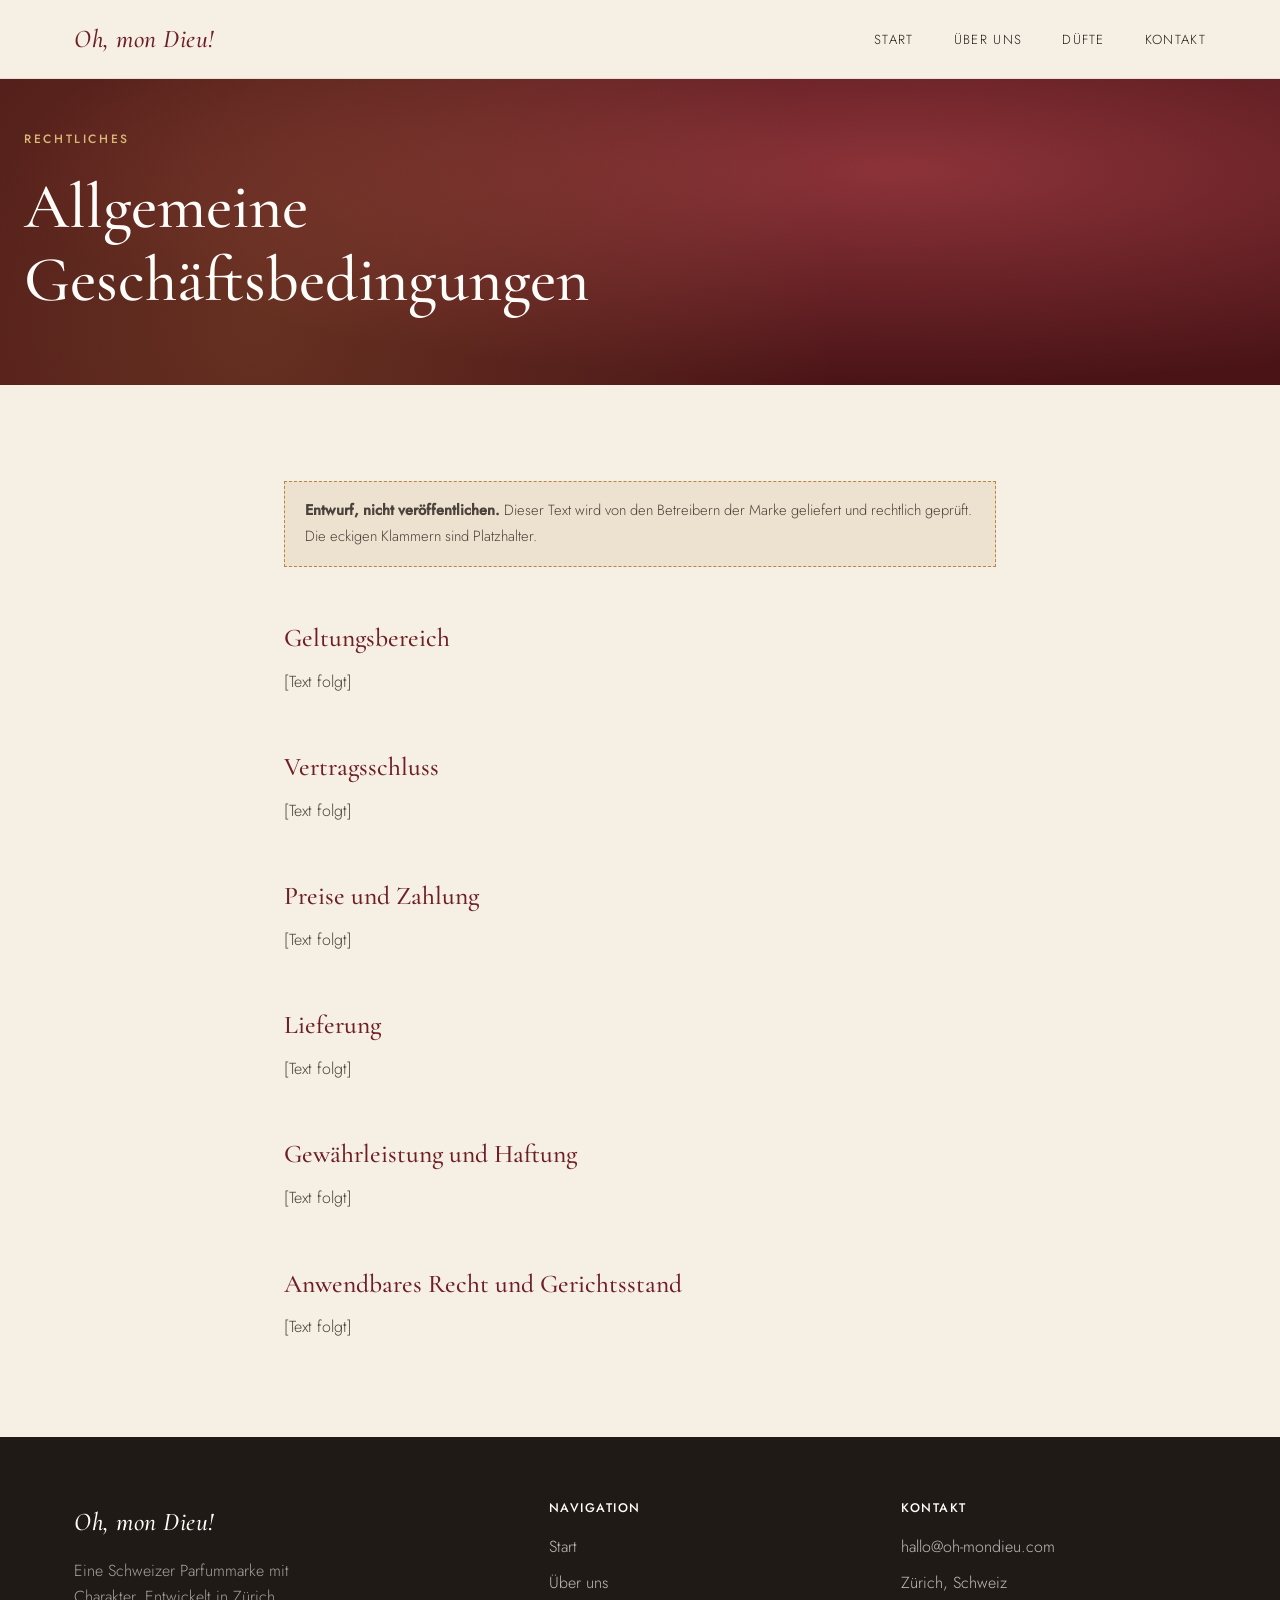
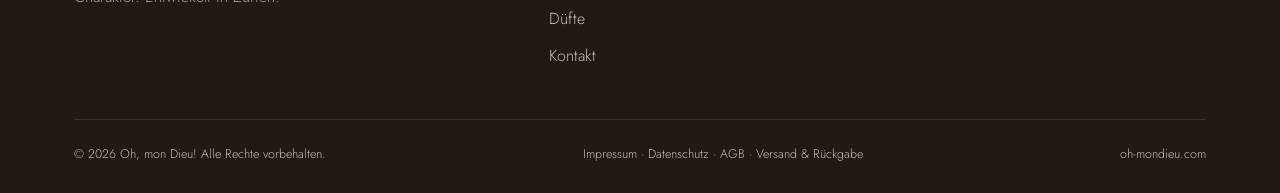
<file: agb.html>
<!DOCTYPE html>
<html lang="de">
<head>
<meta charset="UTF-8">
<meta name="viewport" content="width=device-width, initial-scale=1.0">
<title>AGB — Oh, mon Dieu!</title>
<meta name="description" content="Allgemeine Geschäftsbedingungen.">
<meta name="robots" content="noindex, nofollow">  <!-- VOR DEM LAUNCH ENTFERNEN -->
<link rel="icon" href="favicon.svg" type="image/svg+xml">
<link rel="stylesheet" href="css/fonts.css">
<link rel="stylesheet" href="css/style.css">
</head>
<body>

<header class="site-header">
  <nav class="nav">
    <a href="index.html" class="logo">Oh, mon Dieu!</a>
    <ul class="nav-links" id="nav-links">
      <li><a href="index.html">Start</a></li>
      <li><a href="ueber-uns.html">Über uns</a></li>
      <li><a href="produkte.html">Düfte</a></li>
      <li><a href="kontakt.html">Kontakt</a></li>
    </ul>
    <button class="nav-toggle" id="nav-toggle" aria-label="Menü öffnen" aria-expanded="false" aria-controls="nav-links">
      <span></span><span></span><span></span>
    </button>
  </nav>
</header>

<main>
  <section class="hero" style="min-height:34vh;">
    <div class="hero-content">
      <span class="eyebrow">Rechtliches</span>
      <h1>Allgemeine Geschäftsbedingungen</h1>
    </div>
  </section>

  <section class="section">
    <div class="container legal">
      <p class="legal-todo"><strong>Entwurf, nicht veröffentlichen.</strong> Dieser Text wird von den Betreibern der Marke geliefert und rechtlich geprüft. Die eckigen Klammern sind Platzhalter.</p>

      <h2>Geltungsbereich</h2>
      <p>[Text folgt]</p>

      <h2>Vertragsschluss</h2>
      <p>[Text folgt]</p>

      <h2>Preise und Zahlung</h2>
      <p>[Text folgt]</p>

      <h2>Lieferung</h2>
      <p>[Text folgt]</p>

      <h2>Gewährleistung und Haftung</h2>
      <p>[Text folgt]</p>

      <h2>Anwendbares Recht und Gerichtsstand</h2>
      <p>[Text folgt]</p>
    </div>
  </section>
</main>

<footer class="site-footer">
  <div class="container">
    <div class="footer-grid">
      <div>
        <span class="logo">Oh, mon Dieu!</span>
        <p>Eine Schweizer Parfummarke mit Charakter. Entwickelt in Zürich.</p>
      </div>
      <div>
        <h4>Navigation</h4>
        <ul>
          <li><a href="index.html">Start</a></li>
          <li><a href="ueber-uns.html">Über uns</a></li>
          <li><a href="produkte.html">Düfte</a></li>
          <li><a href="kontakt.html">Kontakt</a></li>
        </ul>
      </div>
      <div>
        <h4>Kontakt</h4>
        <ul>
          <li><a href="mailto:hallo@oh-mondieu.com">hallo@oh-mondieu.com</a></li>
          <li>Zürich, Schweiz</li>
        </ul>
      </div>
    </div>
    <div class="footer-bottom">
      <span>© 2026 Oh, mon Dieu! Alle Rechte vorbehalten.</span>
      <span class="legal-links"><a href="impressum.html">Impressum</a> · <a href="datenschutz.html">Datenschutz</a> · <a href="agb.html">AGB</a> · <a href="versand-rueckgabe.html">Versand &amp; Rückgabe</a></span>
      <span>oh-mondieu.com</span>
    </div>
  </div>
</footer>

<script src="js/main.js"></script>
</body>
</html>
</file>
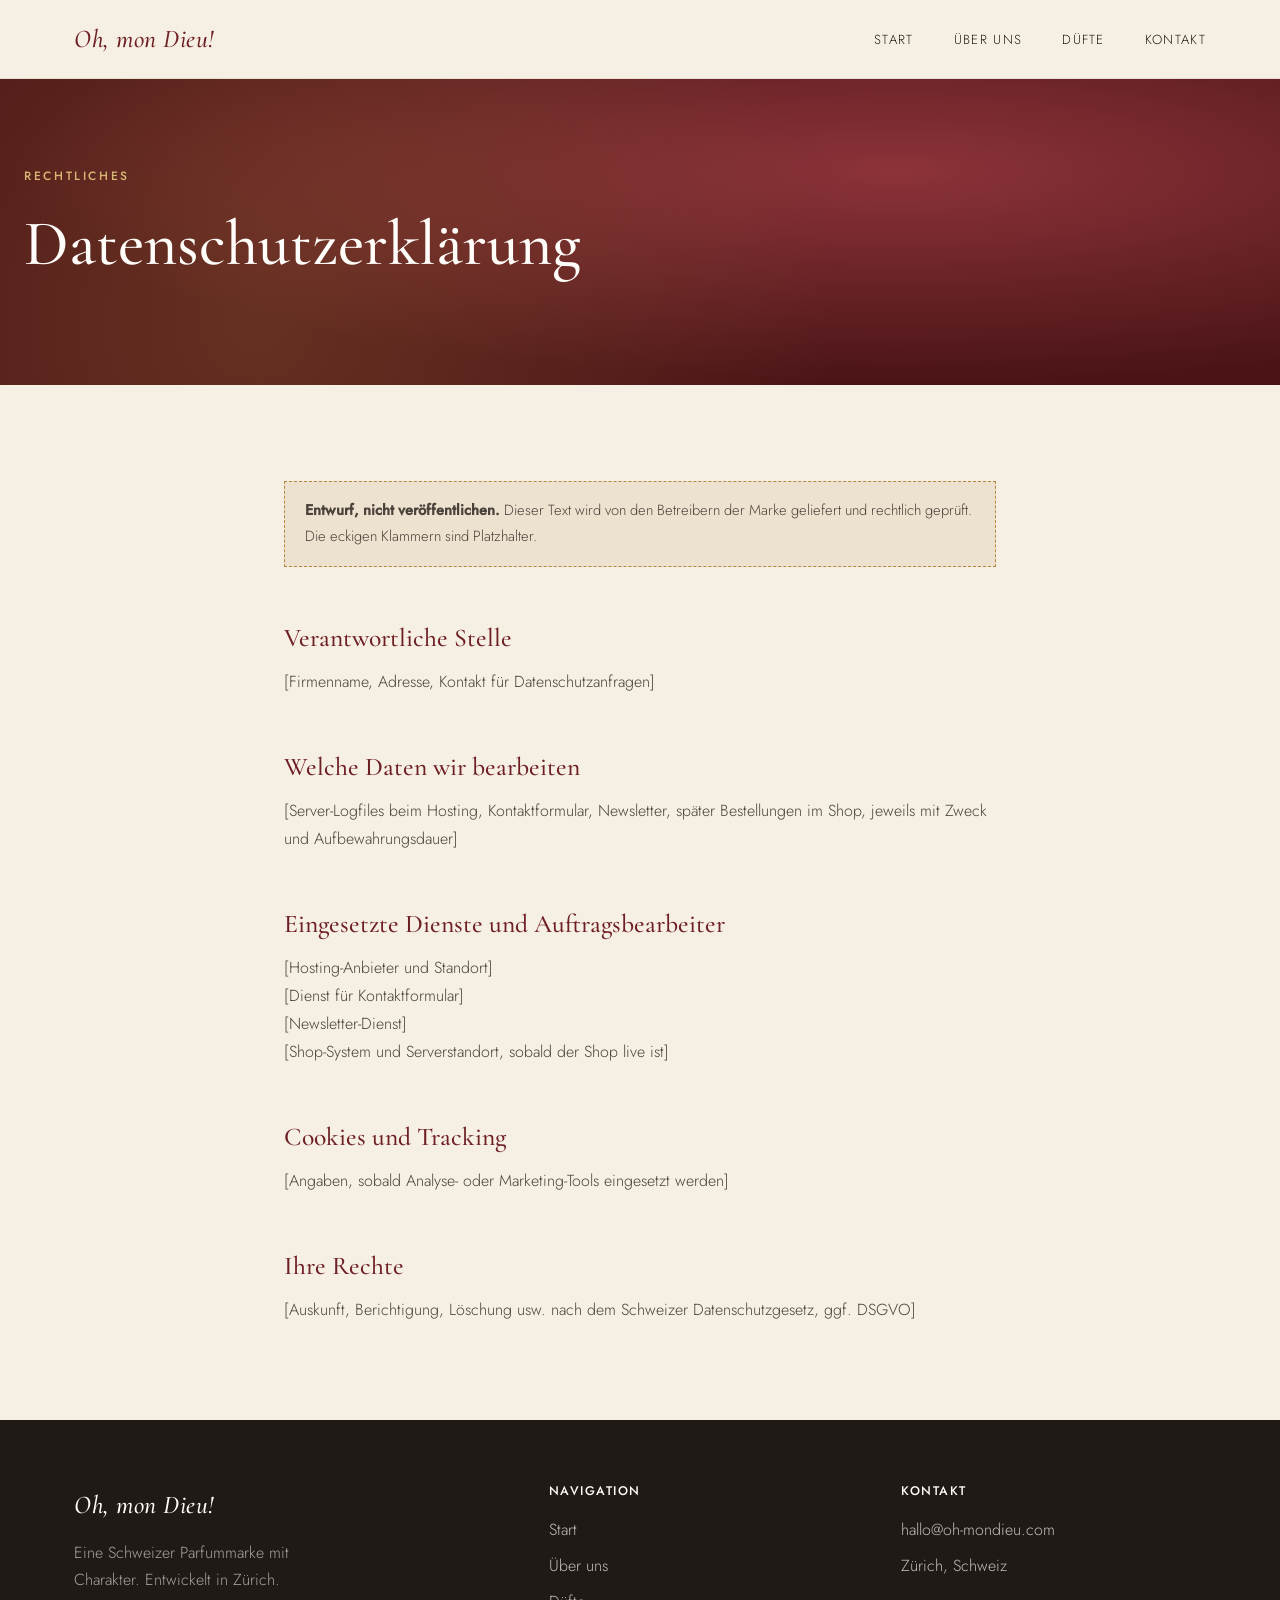
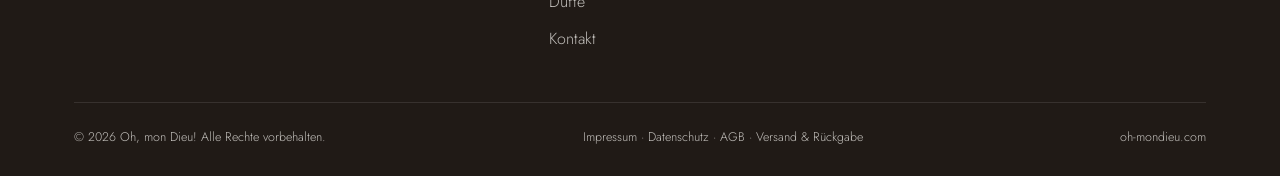
<file: datenschutz.html>
<!DOCTYPE html>
<html lang="de">
<head>
<meta charset="UTF-8">
<meta name="viewport" content="width=device-width, initial-scale=1.0">
<title>Datenschutz — Oh, mon Dieu!</title>
<meta name="description" content="Informationen zur Bearbeitung von Personendaten.">
<meta name="robots" content="noindex, nofollow">  <!-- VOR DEM LAUNCH ENTFERNEN -->
<link rel="icon" href="favicon.svg" type="image/svg+xml">
<link rel="stylesheet" href="css/fonts.css">
<link rel="stylesheet" href="css/style.css">
</head>
<body>

<header class="site-header">
  <nav class="nav">
    <a href="index.html" class="logo">Oh, mon Dieu!</a>
    <ul class="nav-links" id="nav-links">
      <li><a href="index.html">Start</a></li>
      <li><a href="ueber-uns.html">Über uns</a></li>
      <li><a href="produkte.html">Düfte</a></li>
      <li><a href="kontakt.html">Kontakt</a></li>
    </ul>
    <button class="nav-toggle" id="nav-toggle" aria-label="Menü öffnen" aria-expanded="false" aria-controls="nav-links">
      <span></span><span></span><span></span>
    </button>
  </nav>
</header>

<main>
  <section class="hero" style="min-height:34vh;">
    <div class="hero-content">
      <span class="eyebrow">Rechtliches</span>
      <h1>Datenschutzerklärung</h1>
    </div>
  </section>

  <section class="section">
    <div class="container legal">
      <p class="legal-todo"><strong>Entwurf, nicht veröffentlichen.</strong> Dieser Text wird von den Betreibern der Marke geliefert und rechtlich geprüft. Die eckigen Klammern sind Platzhalter.</p>

      <h2>Verantwortliche Stelle</h2>
      <p>[Firmenname, Adresse, Kontakt für Datenschutzanfragen]</p>

      <h2>Welche Daten wir bearbeiten</h2>
      <p>[Server-Logfiles beim Hosting, Kontaktformular, Newsletter, später Bestellungen im Shop, jeweils mit Zweck und Aufbewahrungsdauer]</p>

      <h2>Eingesetzte Dienste und Auftragsbearbeiter</h2>
      <p>[Hosting-Anbieter und Standort]<br>[Dienst für Kontaktformular]<br>[Newsletter-Dienst]<br>[Shop-System und Serverstandort, sobald der Shop live ist]</p>

      <h2>Cookies und Tracking</h2>
      <p>[Angaben, sobald Analyse- oder Marketing-Tools eingesetzt werden]</p>

      <h2>Ihre Rechte</h2>
      <p>[Auskunft, Berichtigung, Löschung usw. nach dem Schweizer Datenschutzgesetz, ggf. DSGVO]</p>
    </div>
  </section>
</main>

<footer class="site-footer">
  <div class="container">
    <div class="footer-grid">
      <div>
        <span class="logo">Oh, mon Dieu!</span>
        <p>Eine Schweizer Parfummarke mit Charakter. Entwickelt in Zürich.</p>
      </div>
      <div>
        <h4>Navigation</h4>
        <ul>
          <li><a href="index.html">Start</a></li>
          <li><a href="ueber-uns.html">Über uns</a></li>
          <li><a href="produkte.html">Düfte</a></li>
          <li><a href="kontakt.html">Kontakt</a></li>
        </ul>
      </div>
      <div>
        <h4>Kontakt</h4>
        <ul>
          <li><a href="mailto:hallo@oh-mondieu.com">hallo@oh-mondieu.com</a></li>
          <li>Zürich, Schweiz</li>
        </ul>
      </div>
    </div>
    <div class="footer-bottom">
      <span>© 2026 Oh, mon Dieu! Alle Rechte vorbehalten.</span>
      <span class="legal-links"><a href="impressum.html">Impressum</a> · <a href="datenschutz.html">Datenschutz</a> · <a href="agb.html">AGB</a> · <a href="versand-rueckgabe.html">Versand &amp; Rückgabe</a></span>
      <span>oh-mondieu.com</span>
    </div>
  </div>
</footer>

<script src="js/main.js"></script>
</body>
</html>
</file>
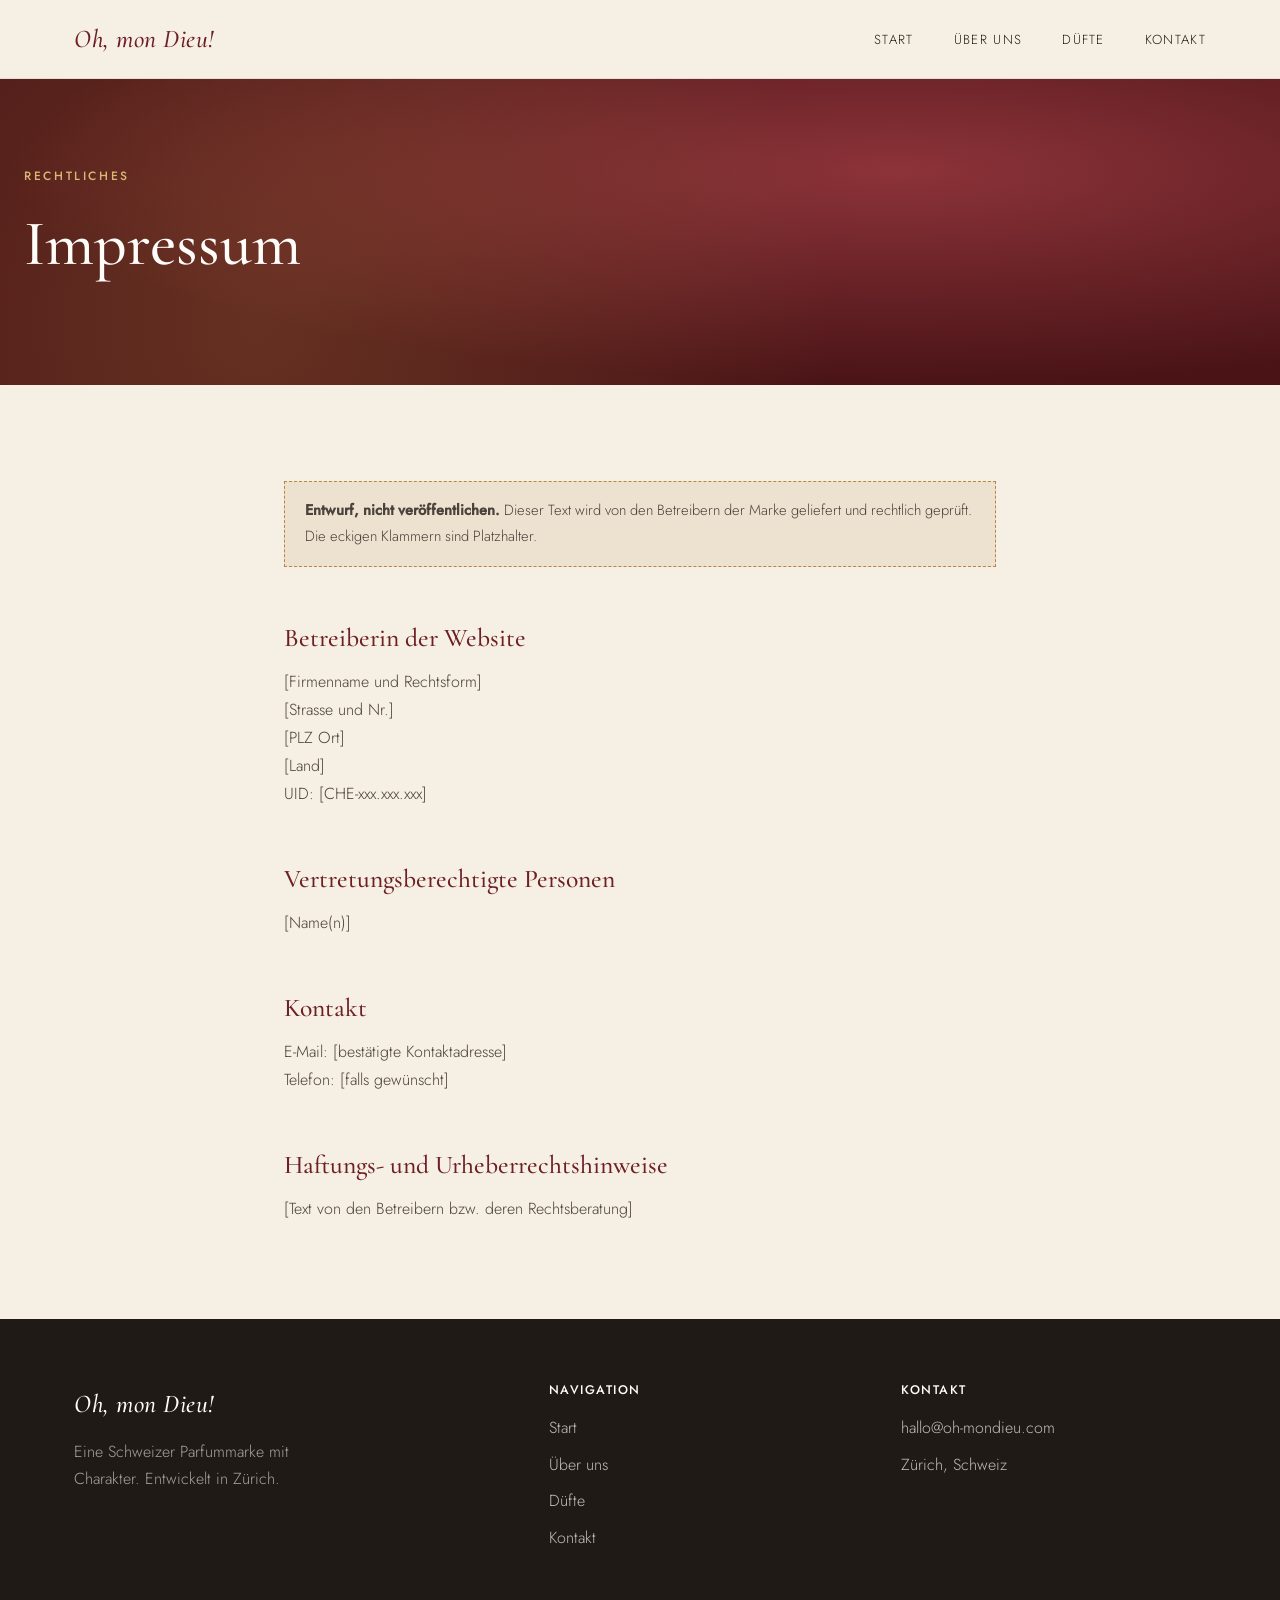
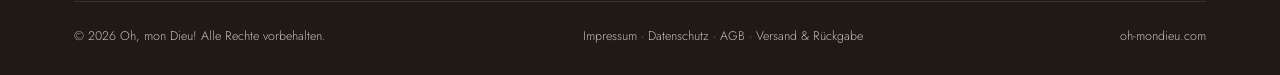
<file: impressum.html>
<!DOCTYPE html>
<html lang="de">
<head>
<meta charset="UTF-8">
<meta name="viewport" content="width=device-width, initial-scale=1.0">
<title>Impressum — Oh, mon Dieu!</title>
<meta name="description" content="Angaben zum Betreiber der Website.">
<meta name="robots" content="noindex, nofollow">  <!-- VOR DEM LAUNCH ENTFERNEN -->
<link rel="icon" href="favicon.svg" type="image/svg+xml">
<link rel="stylesheet" href="css/fonts.css">
<link rel="stylesheet" href="css/style.css">
</head>
<body>

<header class="site-header">
  <nav class="nav">
    <a href="index.html" class="logo">Oh, mon Dieu!</a>
    <ul class="nav-links" id="nav-links">
      <li><a href="index.html">Start</a></li>
      <li><a href="ueber-uns.html">Über uns</a></li>
      <li><a href="produkte.html">Düfte</a></li>
      <li><a href="kontakt.html">Kontakt</a></li>
    </ul>
    <button class="nav-toggle" id="nav-toggle" aria-label="Menü öffnen" aria-expanded="false" aria-controls="nav-links">
      <span></span><span></span><span></span>
    </button>
  </nav>
</header>

<main>
  <section class="hero" style="min-height:34vh;">
    <div class="hero-content">
      <span class="eyebrow">Rechtliches</span>
      <h1>Impressum</h1>
    </div>
  </section>

  <section class="section">
    <div class="container legal">
      <p class="legal-todo"><strong>Entwurf, nicht veröffentlichen.</strong> Dieser Text wird von den Betreibern der Marke geliefert und rechtlich geprüft. Die eckigen Klammern sind Platzhalter.</p>

      <h2>Betreiberin der Website</h2>
      <p>[Firmenname und Rechtsform]<br>[Strasse und Nr.]<br>[PLZ Ort]<br>[Land]</p>
      <p>UID: [CHE-xxx.xxx.xxx]</p>

      <h2>Vertretungsberechtigte Personen</h2>
      <p>[Name(n)]</p>

      <h2>Kontakt</h2>
      <p>E-Mail: [bestätigte Kontaktadresse]<br>Telefon: [falls gewünscht]</p>

      <h2>Haftungs- und Urheberrechtshinweise</h2>
      <p>[Text von den Betreibern bzw. deren Rechtsberatung]</p>
    </div>
  </section>
</main>

<footer class="site-footer">
  <div class="container">
    <div class="footer-grid">
      <div>
        <span class="logo">Oh, mon Dieu!</span>
        <p>Eine Schweizer Parfummarke mit Charakter. Entwickelt in Zürich.</p>
      </div>
      <div>
        <h4>Navigation</h4>
        <ul>
          <li><a href="index.html">Start</a></li>
          <li><a href="ueber-uns.html">Über uns</a></li>
          <li><a href="produkte.html">Düfte</a></li>
          <li><a href="kontakt.html">Kontakt</a></li>
        </ul>
      </div>
      <div>
        <h4>Kontakt</h4>
        <ul>
          <li><a href="mailto:hallo@oh-mondieu.com">hallo@oh-mondieu.com</a></li>
          <li>Zürich, Schweiz</li>
        </ul>
      </div>
    </div>
    <div class="footer-bottom">
      <span>© 2026 Oh, mon Dieu! Alle Rechte vorbehalten.</span>
      <span class="legal-links"><a href="impressum.html">Impressum</a> · <a href="datenschutz.html">Datenschutz</a> · <a href="agb.html">AGB</a> · <a href="versand-rueckgabe.html">Versand &amp; Rückgabe</a></span>
      <span>oh-mondieu.com</span>
    </div>
  </div>
</footer>

<script src="js/main.js"></script>
</body>
</html>
</file>
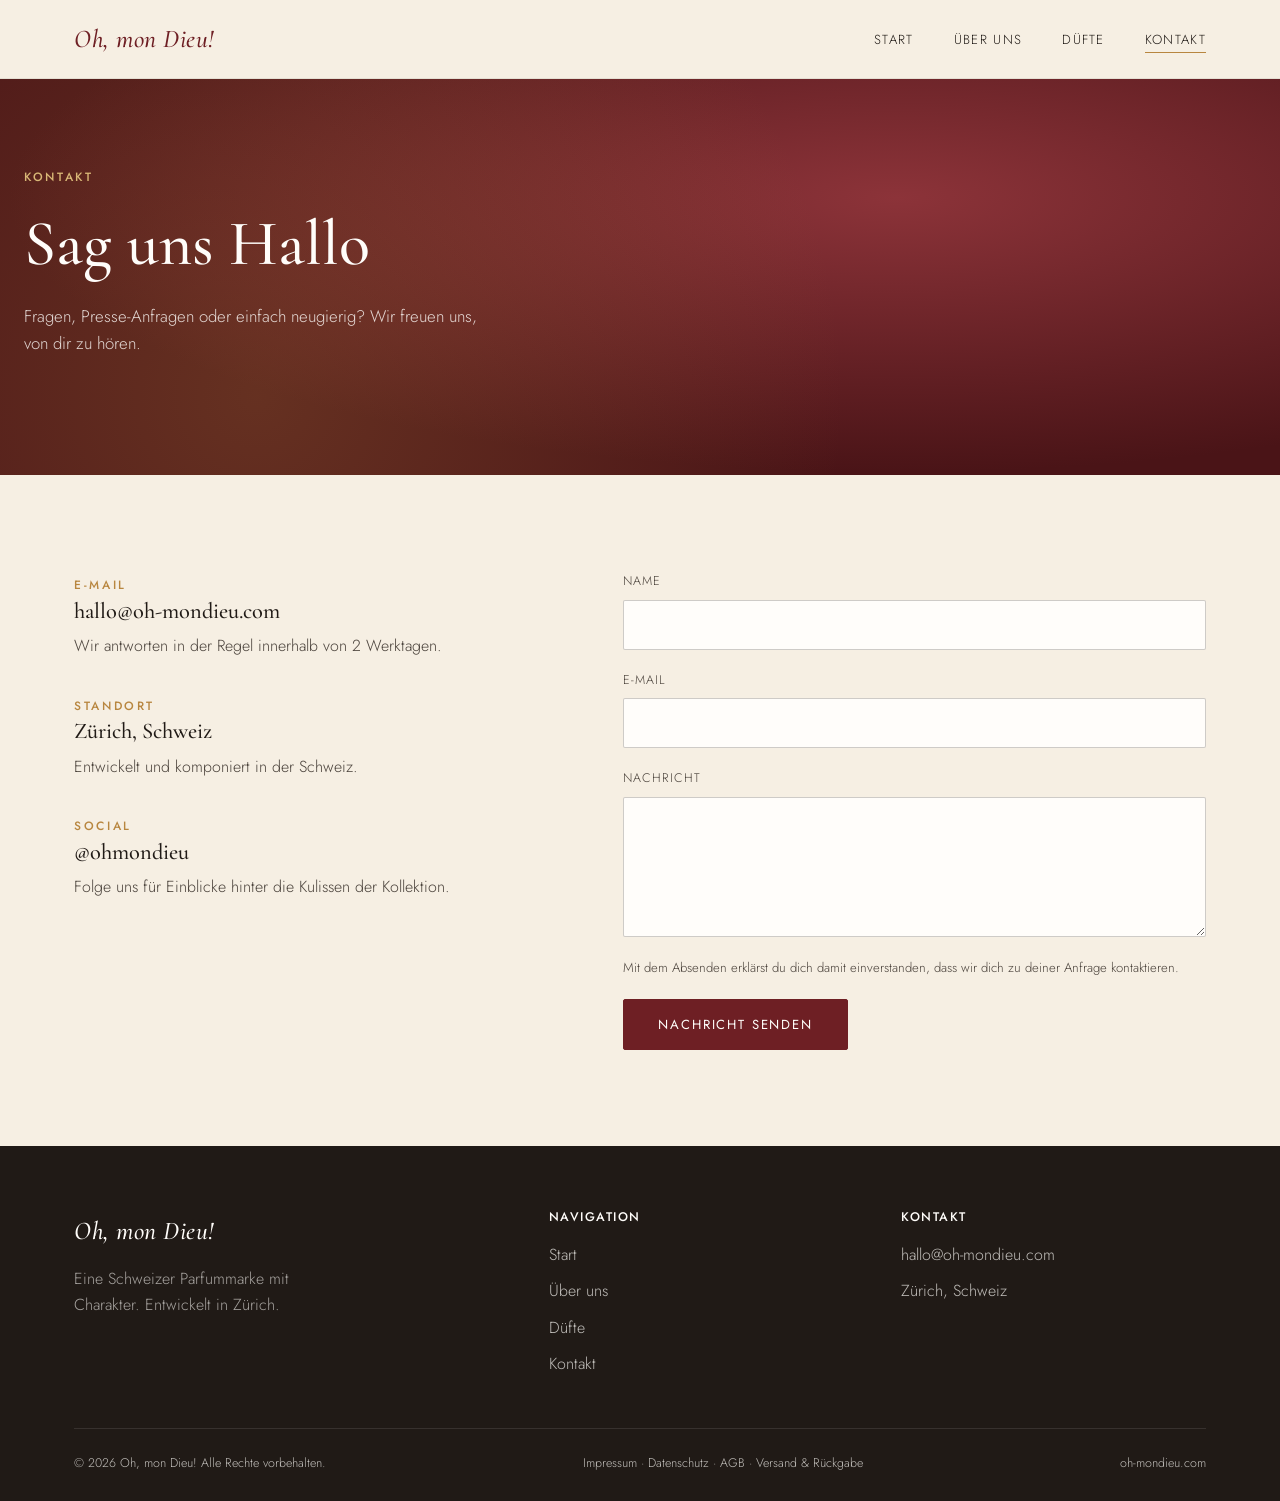
<file: kontakt.html>
<!DOCTYPE html>
<html lang="de">
<head>
<meta charset="UTF-8">
<meta name="viewport" content="width=device-width, initial-scale=1.0">
<title>Kontakt — Oh, mon Dieu!</title>
<meta name="description" content="Nimm Kontakt mit Oh, mon Dieu! auf oder trag dich für den Launch der Kollektion ein.">
<meta name="robots" content="noindex, nofollow">  <!-- VOR DEM LAUNCH ENTFERNEN -->
<link rel="icon" href="favicon.svg" type="image/svg+xml">
<link rel="stylesheet" href="css/fonts.css">
<link rel="stylesheet" href="css/style.css">
</head>
<body>

<header class="site-header">
  <nav class="nav">
    <a href="index.html" class="logo">Oh, mon Dieu!</a>
    <ul class="nav-links" id="nav-links">
      <li><a href="index.html">Start</a></li>
      <li><a href="ueber-uns.html">Über uns</a></li>
      <li><a href="produkte.html">Düfte</a></li>
      <li><a href="kontakt.html" aria-current="page">Kontakt</a></li>
    </ul>
    <button class="nav-toggle" id="nav-toggle" aria-label="Menü öffnen" aria-expanded="false" aria-controls="nav-links">
      <span></span><span></span><span></span>
    </button>
  </nav>
</header>

<main>

  <section class="hero" style="min-height:44vh;">
    <div class="hero-content">
      <span class="eyebrow">Kontakt</span>
      <h1>Sag uns Hallo</h1>
      <p>Fragen, Presse-Anfragen oder einfach neugierig? Wir freuen uns, von dir zu hören.</p>
    </div>
  </section>

  <section class="section">
    <div class="container contact-grid">

      <div class="contact-info">
        <div class="block">
          <span class="eyebrow">E-Mail</span>
          <h3>hallo@oh-mondieu.com</h3>
          <p>Wir antworten in der Regel innerhalb von 2 Werktagen.</p>
        </div>
        <div class="block">
          <span class="eyebrow">Standort</span>
          <h3>Zürich, Schweiz</h3>
          <p>Entwickelt und komponiert in der Schweiz.</p>
        </div>
        <div class="block">
          <span class="eyebrow">Social</span>
          <h3>@ohmondieu</h3>
          <p>Folge uns für Einblicke hinter die Kulissen der Kollektion.</p>
        </div>
      </div>

      <div>
        <!--
          Hinweis für die Weiterentwicklung:
          Dieses Formular validiert aktuell nur im Browser (siehe js/main.js)
          und versendet noch keine echte E-Mail. Um Nachrichten wirklich zu
          empfangen, kann z.B. ein Formular-Dienst wie Formspree oder Netlify
          Forms angebunden werden (action="https://formspree.io/f/DEINE-ID"
          method="POST" ergänzen) — der Rest der Struktur bleibt unverändert.
        -->
        <form class="contact-form" id="contact-form" novalidate>
          <div class="form-success" id="form-success">
            Danke für deine Nachricht! Wir melden uns in Kürze bei dir.
          </div>

          <div class="field">
            <label for="name">Name</label>
            <input type="text" id="name" name="name" required>
            <span class="field-error">Bitte gib deinen Namen an.</span>
          </div>

          <div class="field">
            <label for="email">E-Mail</label>
            <input type="email" id="email" name="email" required>
            <span class="field-error">Bitte gib eine gültige E-Mail-Adresse an.</span>
          </div>

          <div class="field">
            <label for="message">Nachricht</label>
            <textarea id="message" name="message" required></textarea>
            <span class="field-error">Bitte schreib uns eine kurze Nachricht.</span>
          </div>

          <p class="form-note">Mit dem Absenden erklärst du dich damit einverstanden, dass wir dich zu deiner Anfrage kontaktieren.</p>

          <button type="submit" class="btn btn-primary" style="align-self:flex-start;">Nachricht senden</button>
        </form>
      </div>

    </div>
  </section>

</main>

<footer class="site-footer">
  <div class="container">
    <div class="footer-grid">
      <div>
        <span class="logo">Oh, mon Dieu!</span>
        <p>Eine Schweizer Parfummarke mit Charakter. Entwickelt in Zürich.</p>
      </div>
      <div>
        <h4>Navigation</h4>
        <ul>
          <li><a href="index.html">Start</a></li>
          <li><a href="ueber-uns.html">Über uns</a></li>
          <li><a href="produkte.html">Düfte</a></li>
          <li><a href="kontakt.html">Kontakt</a></li>
        </ul>
      </div>
      <div>
        <h4>Kontakt</h4>
        <ul>
          <li><a href="mailto:hallo@oh-mondieu.com">hallo@oh-mondieu.com</a></li>
          <li>Zürich, Schweiz</li>
        </ul>
      </div>
    </div>
    <div class="footer-bottom">
      <span>© 2026 Oh, mon Dieu! Alle Rechte vorbehalten.</span>
      <span class="legal-links"><a href="impressum.html">Impressum</a> · <a href="datenschutz.html">Datenschutz</a> · <a href="agb.html">AGB</a> · <a href="versand-rueckgabe.html">Versand &amp; Rückgabe</a></span>
      <span>oh-mondieu.com</span>
    </div>
  </div>
</footer>

<script src="js/main.js"></script>
</body>
</html>
</file>
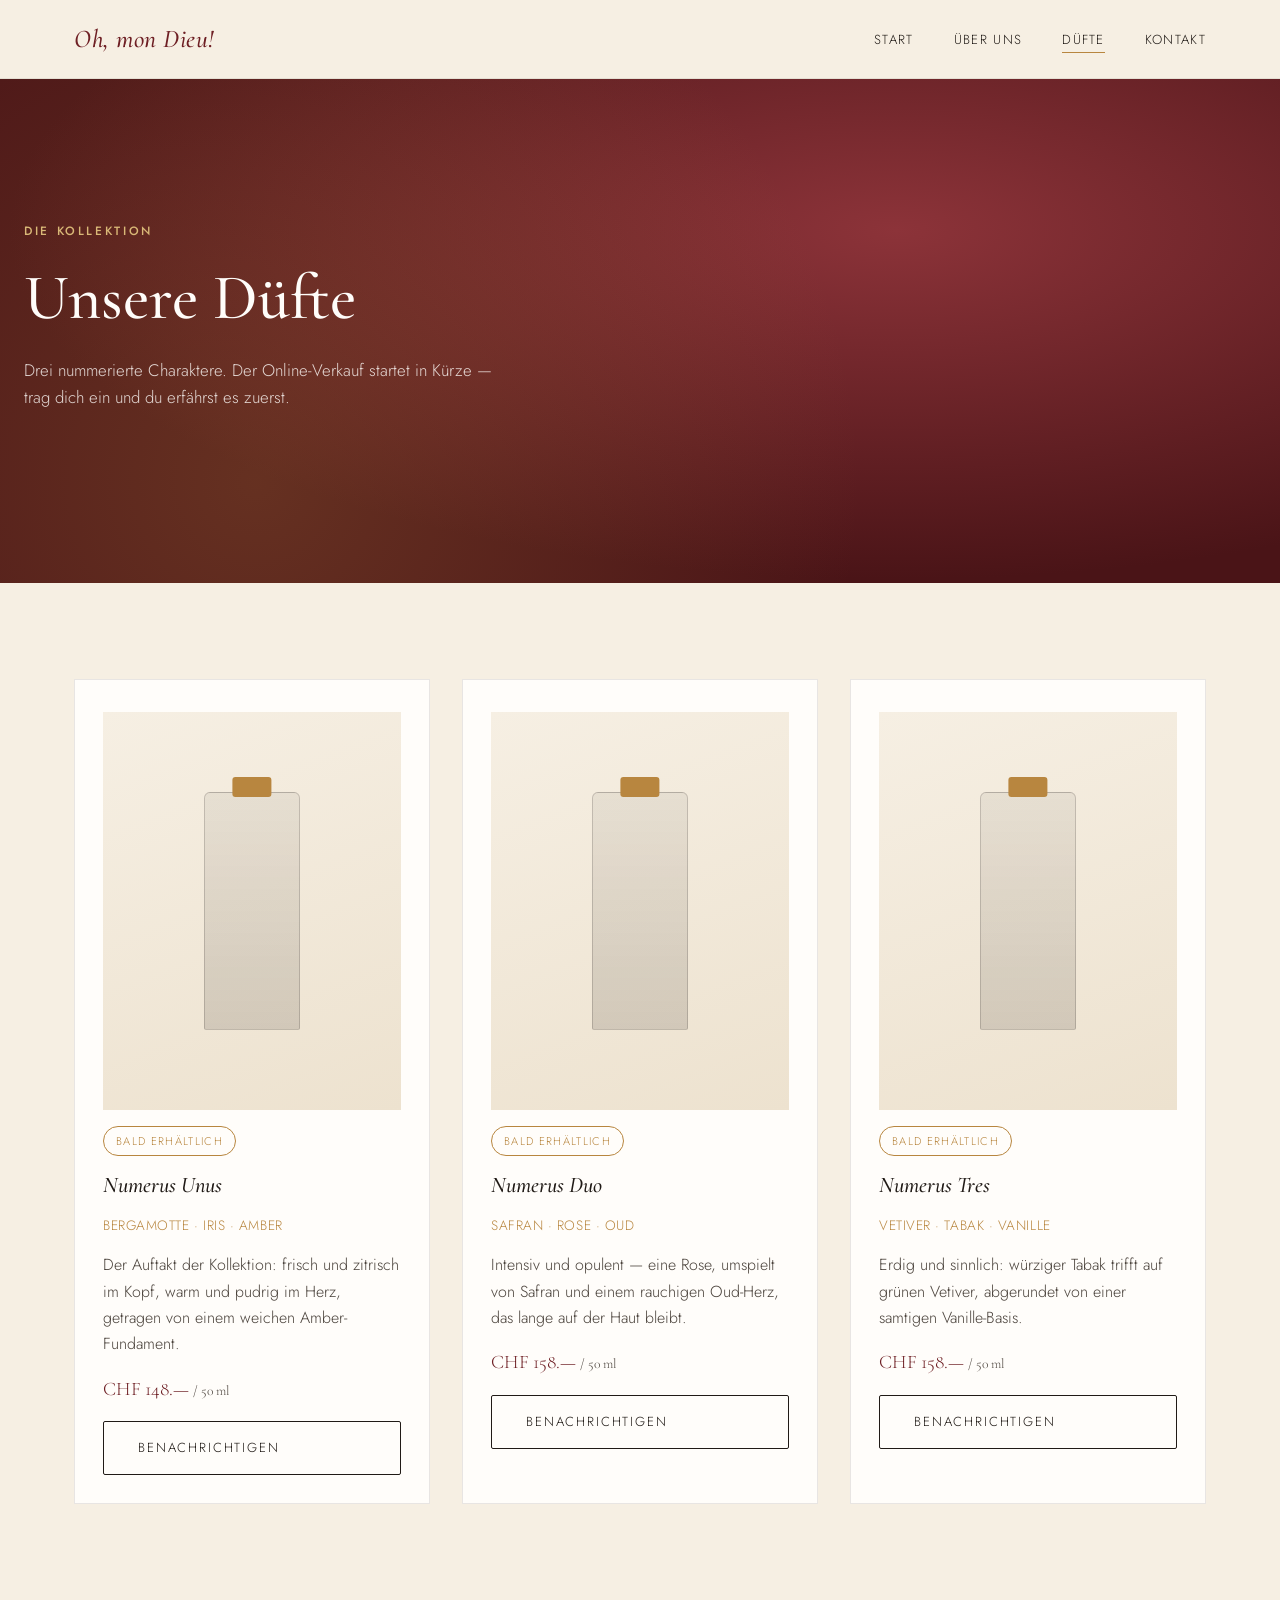
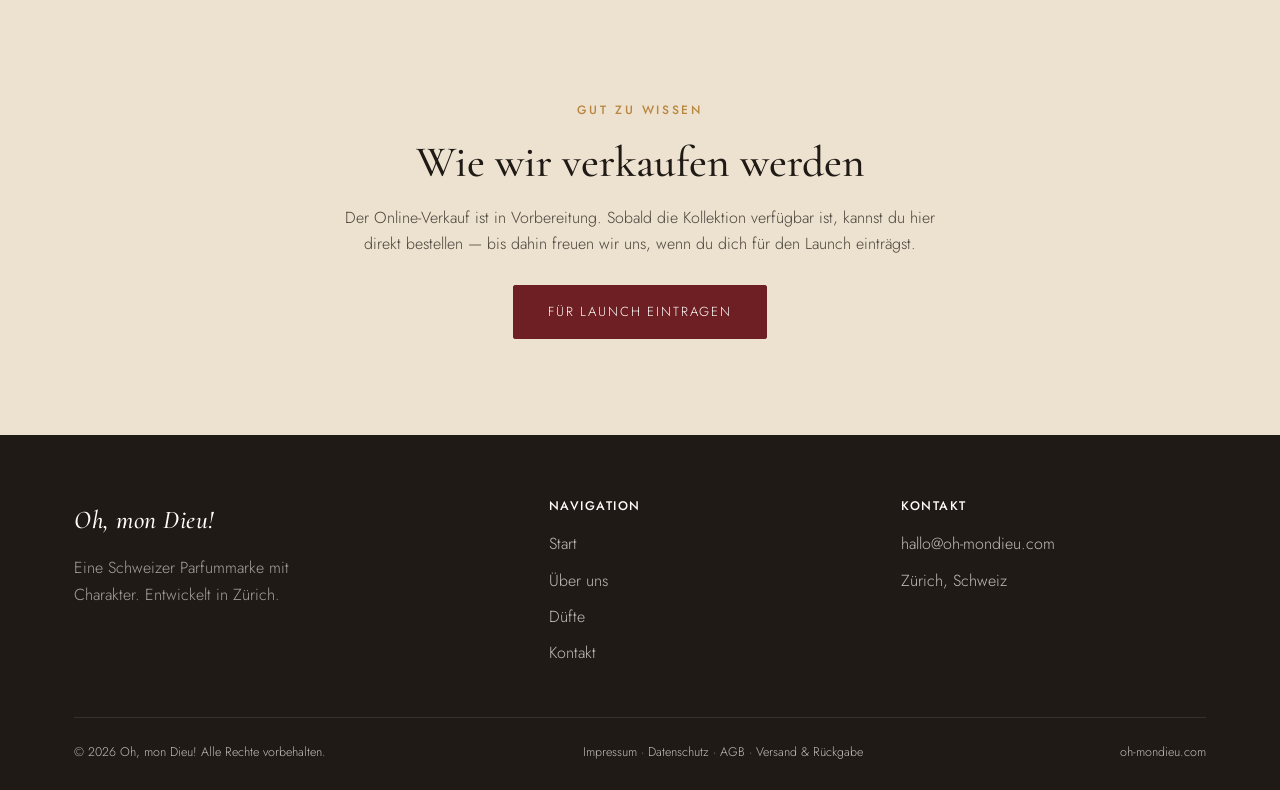
<file: produkte.html>
<!DOCTYPE html>
<html lang="de">
<head>
<meta charset="UTF-8">
<meta name="viewport" content="width=device-width, initial-scale=1.0">
<title>Düfte — Oh, mon Dieu!</title>
<meta name="description" content="Die kommende Duft-Kollektion von Oh, mon Dieu! — nummeriert, limitiert, charakterstark.">
<meta name="robots" content="noindex, nofollow">  <!-- VOR DEM LAUNCH ENTFERNEN -->
<link rel="icon" href="favicon.svg" type="image/svg+xml">
<link rel="stylesheet" href="css/fonts.css">
<link rel="stylesheet" href="css/style.css">
</head>
<body>

<header class="site-header">
  <nav class="nav">
    <a href="index.html" class="logo">Oh, mon Dieu!</a>
    <ul class="nav-links" id="nav-links">
      <li><a href="index.html">Start</a></li>
      <li><a href="ueber-uns.html">Über uns</a></li>
      <li><a href="produkte.html" aria-current="page">Düfte</a></li>
      <li><a href="kontakt.html">Kontakt</a></li>
    </ul>
    <button class="nav-toggle" id="nav-toggle" aria-label="Menü öffnen" aria-expanded="false" aria-controls="nav-links">
      <span></span><span></span><span></span>
    </button>
  </nav>
</header>

<main>

  <section class="hero" style="min-height:56vh;">
    <div class="hero-content">
      <span class="eyebrow">Die Kollektion</span>
      <h1>Unsere Düfte</h1>
      <p>Drei nummerierte Charaktere. Der Online-Verkauf startet in Kürze — trag dich ein und du erfährst es zuerst.</p>
    </div>
  </section>

  <section class="section">
    <div class="container">

      <!--
        Shop-Hinweis für die Weiterentwicklung:
        Jede .product-card trägt data-product-id / data-variant-id als Platzhalter.
        Sobald ein Shopify Buy Button (oder eine andere Storefront-API) angebunden wird,
        können diese IDs befüllt und der "Benachrichtigen"-Button durch einen echten
        "In den Warenkorb"-Button ersetzt werden, ohne die restliche Struktur zu ändern.
      -->

      <div class="product-grid">

        <article class="product-card" data-product-id="numerus-unus" data-variant-id="">
          <div class="product-visual"><div class="flakon-placeholder"></div></div>
          <span class="badge-soon">Bald erhältlich</span>
          <h3>Numerus Unus</h3>
          <span class="product-notes">Bergamotte · Iris · Amber</span>
          <p>Der Auftakt der Kollektion: frisch und zitrisch im Kopf, warm und pudrig im Herz, getragen von einem weichen Amber-Fundament.</p>
          <span class="product-price">CHF 148.— <span style="color:var(--color-ink-soft); font-size:0.85rem;">/ 50 ml</span></span>
          <a href="kontakt.html?produkt=Numerus%20Unus" class="btn btn-outline-dark">Benachrichtigen</a>
        </article>

        <article class="product-card" data-product-id="numerus-duo" data-variant-id="">
          <div class="product-visual"><div class="flakon-placeholder"></div></div>
          <span class="badge-soon">Bald erhältlich</span>
          <h3>Numerus Duo</h3>
          <span class="product-notes">Safran · Rose · Oud</span>
          <p>Intensiv und opulent — eine Rose, umspielt von Safran und einem rauchigen Oud-Herz, das lange auf der Haut bleibt.</p>
          <span class="product-price">CHF 158.— <span style="color:var(--color-ink-soft); font-size:0.85rem;">/ 50 ml</span></span>
          <a href="kontakt.html?produkt=Numerus%20Duo" class="btn btn-outline-dark">Benachrichtigen</a>
        </article>

        <article class="product-card" data-product-id="numerus-tres" data-variant-id="">
          <div class="product-visual"><div class="flakon-placeholder"></div></div>
          <span class="badge-soon">Bald erhältlich</span>
          <h3>Numerus Tres</h3>
          <span class="product-notes">Vetiver · Tabak · Vanille</span>
          <p>Erdig und sinnlich: würziger Tabak trifft auf grünen Vetiver, abgerundet von einer samtigen Vanille-Basis.</p>
          <span class="product-price">CHF 158.— <span style="color:var(--color-ink-soft); font-size:0.85rem;">/ 50 ml</span></span>
          <a href="kontakt.html?produkt=Numerus%20Tres" class="btn btn-outline-dark">Benachrichtigen</a>
        </article>

      </div>
    </div>
  </section>

  <section class="section" style="background:var(--color-cream-dark);">
    <div class="container" style="text-align:center; max-width:640px;">
      <span class="eyebrow">Gut zu wissen</span>
      <h2 style="margin:14px 0 18px;">Wie wir verkaufen werden</h2>
      <p>Der Online-Verkauf ist in Vorbereitung. Sobald die Kollektion verfügbar ist, kannst du hier direkt bestellen — bis dahin freuen wir uns, wenn du dich für den Launch einträgst.</p>
      <div style="margin-top:28px;">
        <a href="kontakt.html" class="btn btn-primary">Für Launch eintragen</a>
      </div>
    </div>
  </section>

</main>

<footer class="site-footer">
  <div class="container">
    <div class="footer-grid">
      <div>
        <span class="logo">Oh, mon Dieu!</span>
        <p>Eine Schweizer Parfummarke mit Charakter. Entwickelt in Zürich.</p>
      </div>
      <div>
        <h4>Navigation</h4>
        <ul>
          <li><a href="index.html">Start</a></li>
          <li><a href="ueber-uns.html">Über uns</a></li>
          <li><a href="produkte.html">Düfte</a></li>
          <li><a href="kontakt.html">Kontakt</a></li>
        </ul>
      </div>
      <div>
        <h4>Kontakt</h4>
        <ul>
          <li><a href="mailto:hallo@oh-mondieu.com">hallo@oh-mondieu.com</a></li>
          <li>Zürich, Schweiz</li>
        </ul>
      </div>
    </div>
    <div class="footer-bottom">
      <span>© 2026 Oh, mon Dieu! Alle Rechte vorbehalten.</span>
      <span class="legal-links"><a href="impressum.html">Impressum</a> · <a href="datenschutz.html">Datenschutz</a> · <a href="agb.html">AGB</a> · <a href="versand-rueckgabe.html">Versand &amp; Rückgabe</a></span>
      <span>oh-mondieu.com</span>
    </div>
  </div>
</footer>

<script src="js/main.js"></script>
</body>
</html>
</file>
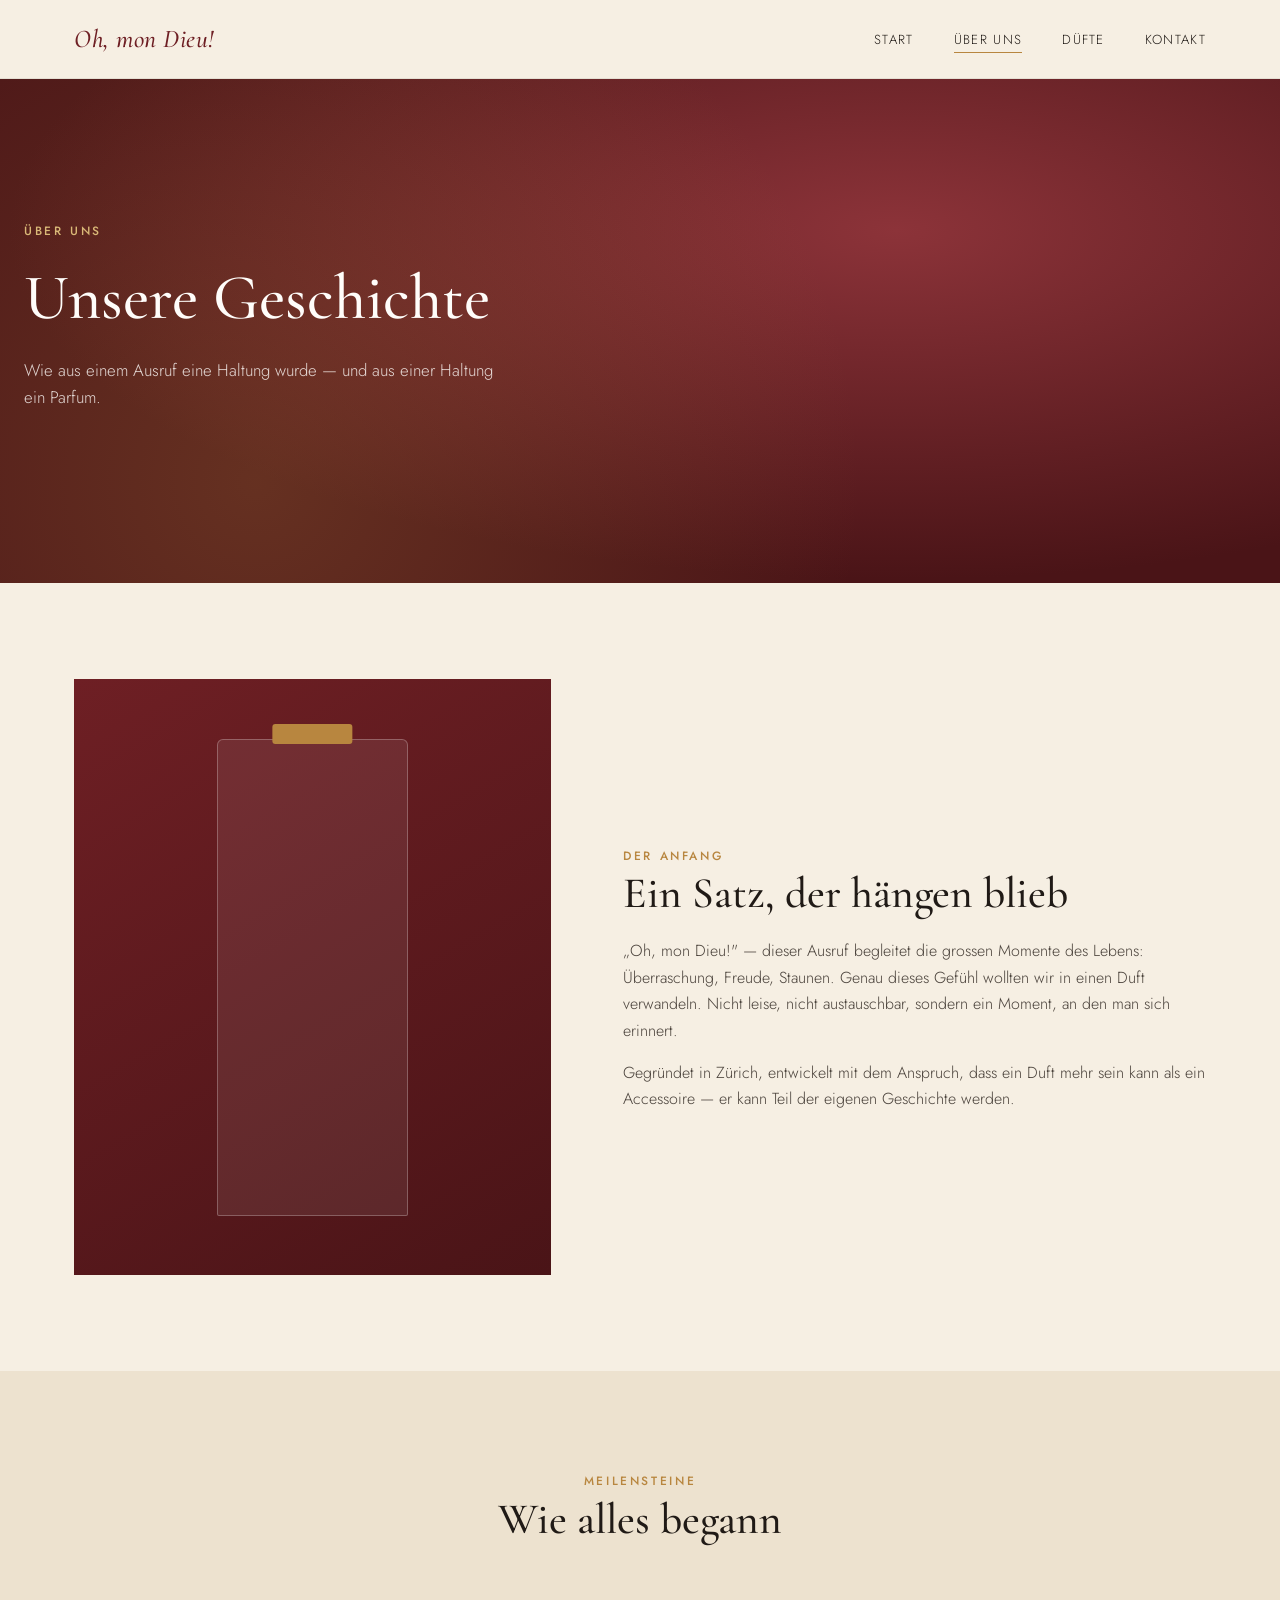
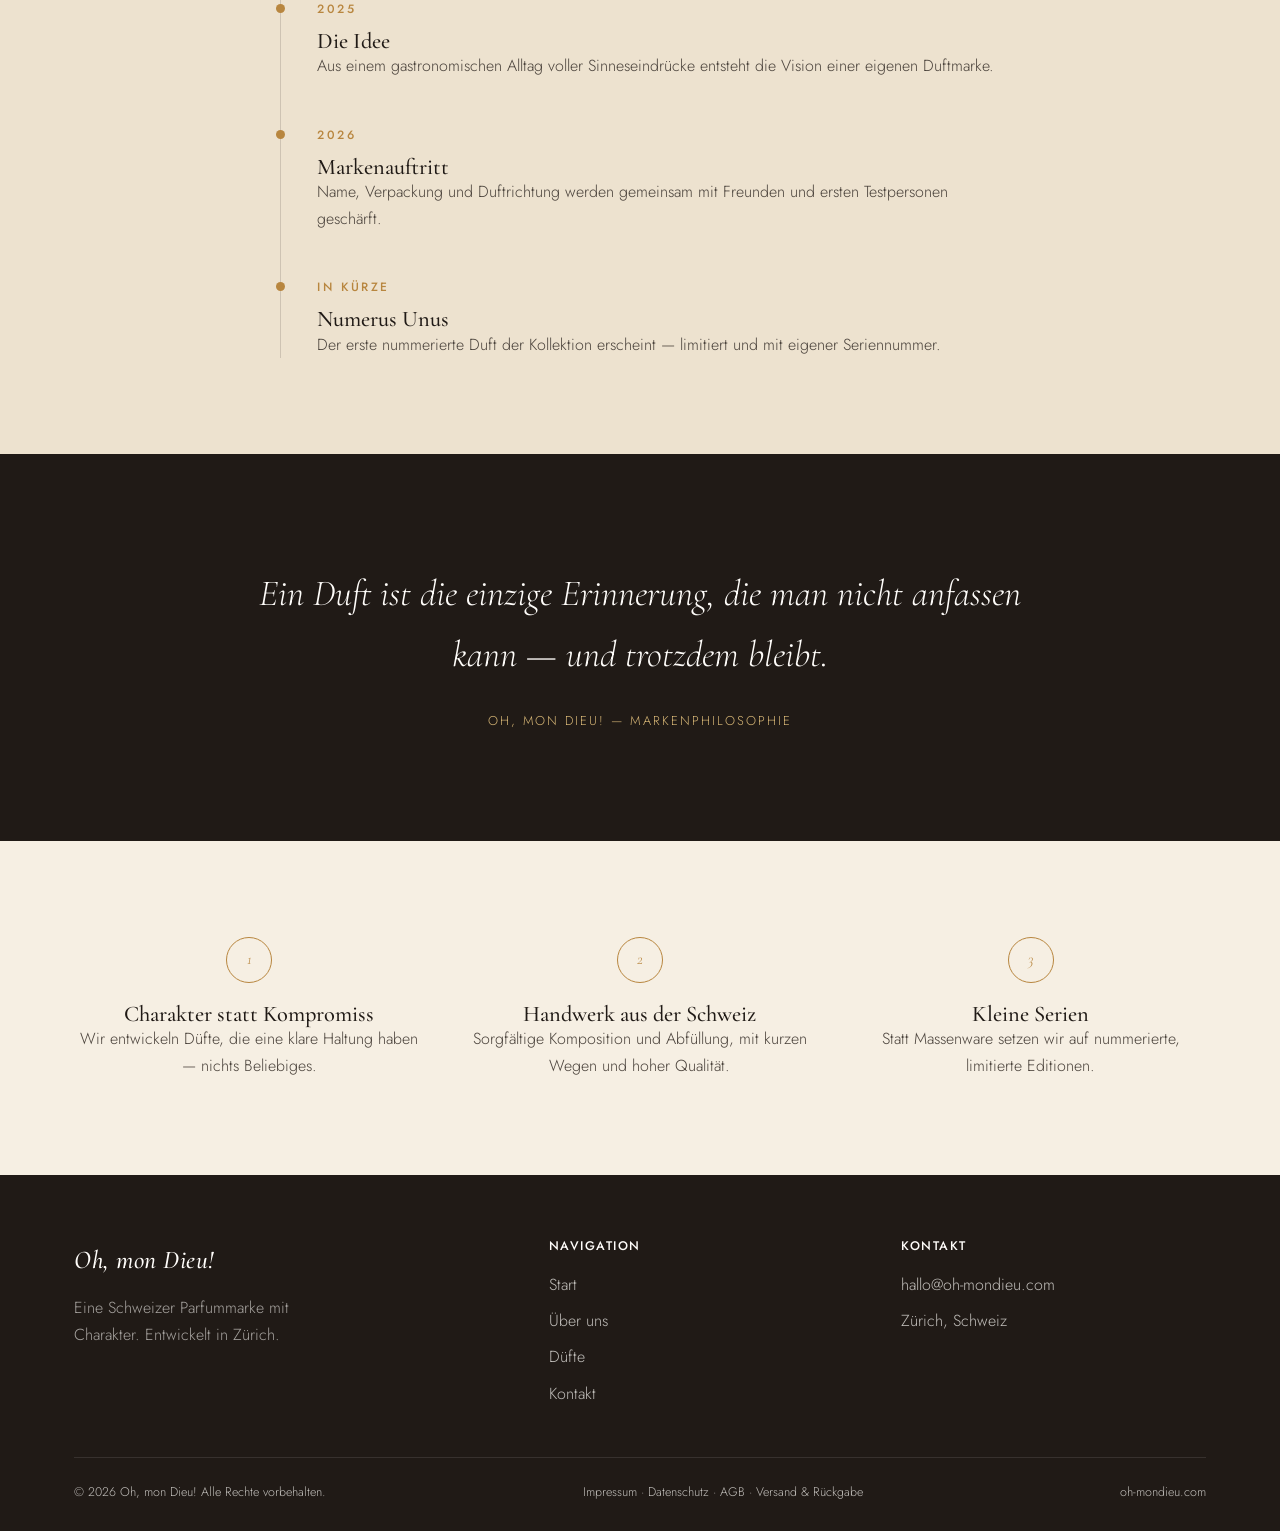
<file: ueber-uns.html>
<!DOCTYPE html>
<html lang="de">
<head>
<meta charset="UTF-8">
<meta name="viewport" content="width=device-width, initial-scale=1.0">
<title>Über uns — Oh, mon Dieu!</title>
<meta name="description" content="Die Geschichte hinter Oh, mon Dieu! — wie aus einer Idee eine Schweizer Parfummarke mit Charakter wurde.">
<meta name="robots" content="noindex, nofollow">  <!-- VOR DEM LAUNCH ENTFERNEN -->
<link rel="icon" href="favicon.svg" type="image/svg+xml">
<link rel="stylesheet" href="css/fonts.css">
<link rel="stylesheet" href="css/style.css">
</head>
<body>

<header class="site-header">
  <nav class="nav">
    <a href="index.html" class="logo">Oh, mon Dieu!</a>
    <ul class="nav-links" id="nav-links">
      <li><a href="index.html">Start</a></li>
      <li><a href="ueber-uns.html" aria-current="page">Über uns</a></li>
      <li><a href="produkte.html">Düfte</a></li>
      <li><a href="kontakt.html">Kontakt</a></li>
    </ul>
    <button class="nav-toggle" id="nav-toggle" aria-label="Menü öffnen" aria-expanded="false" aria-controls="nav-links">
      <span></span><span></span><span></span>
    </button>
  </nav>
</header>

<main>

  <section class="hero" style="min-height:56vh;">
    <div class="hero-content">
      <span class="eyebrow">Über uns</span>
      <h1>Unsere Geschichte</h1>
      <p>Wie aus einem Ausruf eine Haltung wurde — und aus einer Haltung ein Parfum.</p>
    </div>
  </section>

  <section class="section">
    <div class="container story-split">
      <div class="visual">
        <div class="flakon-placeholder"></div>
      </div>
      <div>
        <span class="eyebrow">Der Anfang</span>
        <h2>Ein Satz, der hängen blieb</h2>
        <p>„Oh, mon Dieu!" — dieser Ausruf begleitet die grossen Momente des Lebens: Überraschung, Freude, Staunen. Genau dieses Gefühl wollten wir in einen Duft verwandeln. Nicht leise, nicht austauschbar, sondern ein Moment, an den man sich erinnert.</p>
        <p>Gegründet in Zürich, entwickelt mit dem Anspruch, dass ein Duft mehr sein kann als ein Accessoire — er kann Teil der eigenen Geschichte werden.</p>
      </div>
    </div>
  </section>

  <section class="section" style="background:var(--color-cream-dark); padding-top:96px;">
    <div class="container">
      <div class="section-header">
        <span class="eyebrow">Meilensteine</span>
        <h2>Wie alles begann</h2>
      </div>
      <div class="timeline">
        <div class="timeline-item">
          <span class="eyebrow">2025</span>
          <h3>Die Idee</h3>
          <p>Aus einem gastronomischen Alltag voller Sinneseindrücke entsteht die Vision einer eigenen Duftmarke.</p>
        </div>
        <div class="timeline-item">
          <span class="eyebrow">2026</span>
          <h3>Markenauftritt</h3>
          <p>Name, Verpackung und Duftrichtung werden gemeinsam mit Freunden und ersten Testpersonen geschärft.</p>
        </div>
        <div class="timeline-item">
          <span class="eyebrow">In Kürze</span>
          <h3>Numerus Unus</h3>
          <p>Der erste nummerierte Duft der Kollektion erscheint — limitiert und mit eigener Seriennummer.</p>
        </div>
      </div>
    </div>
  </section>

  <section class="editorial">
    <div class="container">
      <blockquote>Ein Duft ist die einzige Erinnerung, die man nicht anfassen kann — und trotzdem bleibt.</blockquote>
      <cite>Oh, mon Dieu! — Markenphilosophie</cite>
    </div>
  </section>

  <section class="section">
    <div class="container values-row">
      <div>
        <div class="value-icon">1</div>
        <h3>Charakter statt Kompromiss</h3>
        <p>Wir entwickeln Düfte, die eine klare Haltung haben — nichts Beliebiges.</p>
      </div>
      <div>
        <div class="value-icon">2</div>
        <h3>Handwerk aus der Schweiz</h3>
        <p>Sorgfältige Komposition und Abfüllung, mit kurzen Wegen und hoher Qualität.</p>
      </div>
      <div>
        <div class="value-icon">3</div>
        <h3>Kleine Serien</h3>
        <p>Statt Massenware setzen wir auf nummerierte, limitierte Editionen.</p>
      </div>
    </div>
  </section>

</main>

<footer class="site-footer">
  <div class="container">
    <div class="footer-grid">
      <div>
        <span class="logo">Oh, mon Dieu!</span>
        <p>Eine Schweizer Parfummarke mit Charakter. Entwickelt in Zürich.</p>
      </div>
      <div>
        <h4>Navigation</h4>
        <ul>
          <li><a href="index.html">Start</a></li>
          <li><a href="ueber-uns.html">Über uns</a></li>
          <li><a href="produkte.html">Düfte</a></li>
          <li><a href="kontakt.html">Kontakt</a></li>
        </ul>
      </div>
      <div>
        <h4>Kontakt</h4>
        <ul>
          <li><a href="mailto:hallo@oh-mondieu.com">hallo@oh-mondieu.com</a></li>
          <li>Zürich, Schweiz</li>
        </ul>
      </div>
    </div>
    <div class="footer-bottom">
      <span>© 2026 Oh, mon Dieu! Alle Rechte vorbehalten.</span>
      <span class="legal-links"><a href="impressum.html">Impressum</a> · <a href="datenschutz.html">Datenschutz</a> · <a href="agb.html">AGB</a> · <a href="versand-rueckgabe.html">Versand &amp; Rückgabe</a></span>
      <span>oh-mondieu.com</span>
    </div>
  </div>
</footer>

<script src="js/main.js"></script>
</body>
</html>
</file>
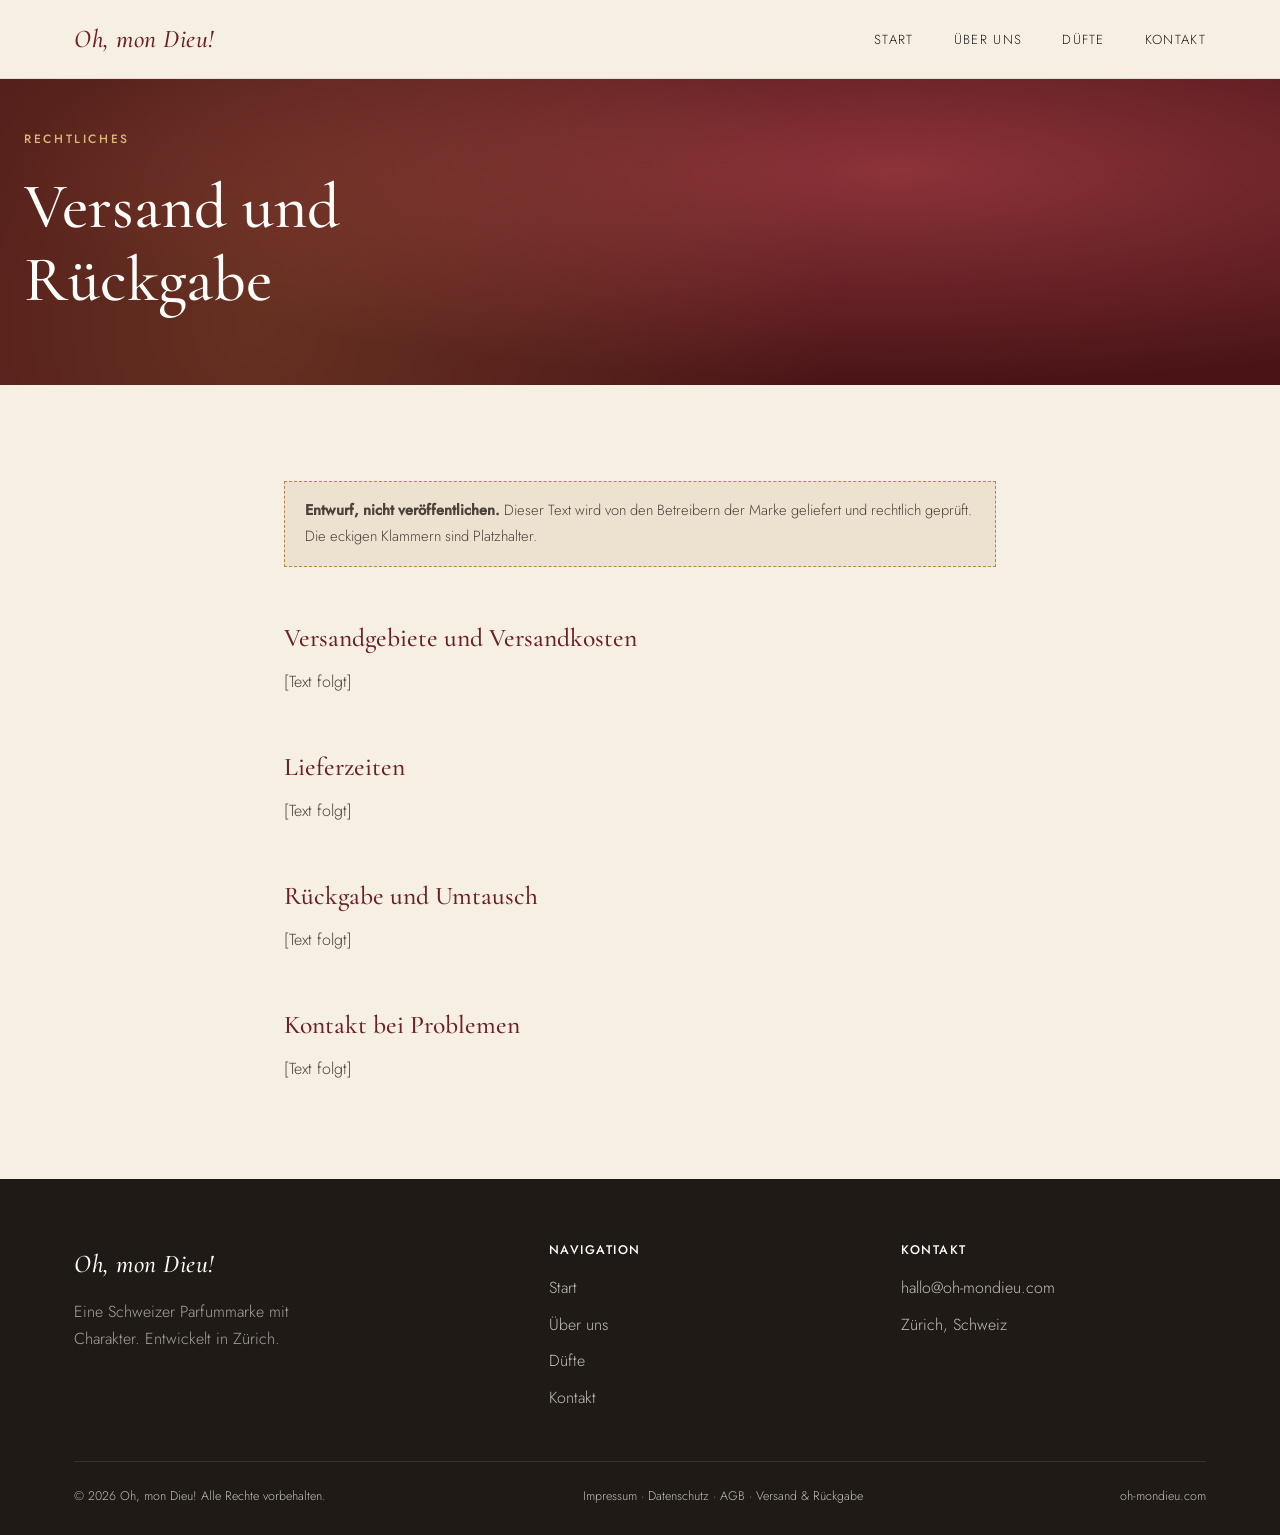
<file: versand-rueckgabe.html>
<!DOCTYPE html>
<html lang="de">
<head>
<meta charset="UTF-8">
<meta name="viewport" content="width=device-width, initial-scale=1.0">
<title>Versand und Rückgabe — Oh, mon Dieu!</title>
<meta name="description" content="Informationen zu Versand, Lieferzeiten und Rückgabe.">
<meta name="robots" content="noindex, nofollow">  <!-- VOR DEM LAUNCH ENTFERNEN -->
<link rel="icon" href="favicon.svg" type="image/svg+xml">
<link rel="stylesheet" href="css/fonts.css">
<link rel="stylesheet" href="css/style.css">
</head>
<body>

<header class="site-header">
  <nav class="nav">
    <a href="index.html" class="logo">Oh, mon Dieu!</a>
    <ul class="nav-links" id="nav-links">
      <li><a href="index.html">Start</a></li>
      <li><a href="ueber-uns.html">Über uns</a></li>
      <li><a href="produkte.html">Düfte</a></li>
      <li><a href="kontakt.html">Kontakt</a></li>
    </ul>
    <button class="nav-toggle" id="nav-toggle" aria-label="Menü öffnen" aria-expanded="false" aria-controls="nav-links">
      <span></span><span></span><span></span>
    </button>
  </nav>
</header>

<main>
  <section class="hero" style="min-height:34vh;">
    <div class="hero-content">
      <span class="eyebrow">Rechtliches</span>
      <h1>Versand und Rückgabe</h1>
    </div>
  </section>

  <section class="section">
    <div class="container legal">
      <p class="legal-todo"><strong>Entwurf, nicht veröffentlichen.</strong> Dieser Text wird von den Betreibern der Marke geliefert und rechtlich geprüft. Die eckigen Klammern sind Platzhalter.</p>

      <h2>Versandgebiete und Versandkosten</h2>
      <p>[Text folgt]</p>

      <h2>Lieferzeiten</h2>
      <p>[Text folgt]</p>

      <h2>Rückgabe und Umtausch</h2>
      <p>[Text folgt]</p>

      <h2>Kontakt bei Problemen</h2>
      <p>[Text folgt]</p>
    </div>
  </section>
</main>

<footer class="site-footer">
  <div class="container">
    <div class="footer-grid">
      <div>
        <span class="logo">Oh, mon Dieu!</span>
        <p>Eine Schweizer Parfummarke mit Charakter. Entwickelt in Zürich.</p>
      </div>
      <div>
        <h4>Navigation</h4>
        <ul>
          <li><a href="index.html">Start</a></li>
          <li><a href="ueber-uns.html">Über uns</a></li>
          <li><a href="produkte.html">Düfte</a></li>
          <li><a href="kontakt.html">Kontakt</a></li>
        </ul>
      </div>
      <div>
        <h4>Kontakt</h4>
        <ul>
          <li><a href="mailto:hallo@oh-mondieu.com">hallo@oh-mondieu.com</a></li>
          <li>Zürich, Schweiz</li>
        </ul>
      </div>
    </div>
    <div class="footer-bottom">
      <span>© 2026 Oh, mon Dieu! Alle Rechte vorbehalten.</span>
      <span class="legal-links"><a href="impressum.html">Impressum</a> · <a href="datenschutz.html">Datenschutz</a> · <a href="agb.html">AGB</a> · <a href="versand-rueckgabe.html">Versand &amp; Rückgabe</a></span>
      <span>oh-mondieu.com</span>
    </div>
  </div>
</footer>

<script src="js/main.js"></script>
</body>
</html>
</file>
<file: css/fonts.css>
/* Lokal gehostete Schriften (SIL Open Font License, siehe fonts/LICENSE-*.txt).
   Ersetzt Google Fonts: keine Verbindung zu Fremdservern, datenschutzfreundlich. */

@font-face {
  font-family: 'Cormorant Garamond';
  font-style: normal;
  font-weight: 300;
  font-display: swap;
  src: url('../fonts/cormorant-garamond-latin-300-normal.woff2') format('woff2');
  unicode-range: U+0000-00FF, U+0131, U+0152-0153, U+02BB-02BC, U+02C6, U+02DA, U+02DC, U+0304, U+0308, U+0329, U+2000-206F, U+20AC, U+2122, U+2191, U+2193, U+2212, U+2215, U+FEFF, U+FFFD;
}

@font-face {
  font-family: 'Cormorant Garamond';
  font-style: italic;
  font-weight: 300;
  font-display: swap;
  src: url('../fonts/cormorant-garamond-latin-300-italic.woff2') format('woff2');
  unicode-range: U+0000-00FF, U+0131, U+0152-0153, U+02BB-02BC, U+02C6, U+02DA, U+02DC, U+0304, U+0308, U+0329, U+2000-206F, U+20AC, U+2122, U+2191, U+2193, U+2212, U+2215, U+FEFF, U+FFFD;
}

@font-face {
  font-family: 'Cormorant Garamond';
  font-style: normal;
  font-weight: 400;
  font-display: swap;
  src: url('../fonts/cormorant-garamond-latin-400-normal.woff2') format('woff2');
  unicode-range: U+0000-00FF, U+0131, U+0152-0153, U+02BB-02BC, U+02C6, U+02DA, U+02DC, U+0304, U+0308, U+0329, U+2000-206F, U+20AC, U+2122, U+2191, U+2193, U+2212, U+2215, U+FEFF, U+FFFD;
}

@font-face {
  font-family: 'Cormorant Garamond';
  font-style: italic;
  font-weight: 400;
  font-display: swap;
  src: url('../fonts/cormorant-garamond-latin-400-italic.woff2') format('woff2');
  unicode-range: U+0000-00FF, U+0131, U+0152-0153, U+02BB-02BC, U+02C6, U+02DA, U+02DC, U+0304, U+0308, U+0329, U+2000-206F, U+20AC, U+2122, U+2191, U+2193, U+2212, U+2215, U+FEFF, U+FFFD;
}

@font-face {
  font-family: 'Cormorant Garamond';
  font-style: normal;
  font-weight: 500;
  font-display: swap;
  src: url('../fonts/cormorant-garamond-latin-500-normal.woff2') format('woff2');
  unicode-range: U+0000-00FF, U+0131, U+0152-0153, U+02BB-02BC, U+02C6, U+02DA, U+02DC, U+0304, U+0308, U+0329, U+2000-206F, U+20AC, U+2122, U+2191, U+2193, U+2212, U+2215, U+FEFF, U+FFFD;
}

@font-face {
  font-family: 'Cormorant Garamond';
  font-style: italic;
  font-weight: 500;
  font-display: swap;
  src: url('../fonts/cormorant-garamond-latin-500-italic.woff2') format('woff2');
  unicode-range: U+0000-00FF, U+0131, U+0152-0153, U+02BB-02BC, U+02C6, U+02DA, U+02DC, U+0304, U+0308, U+0329, U+2000-206F, U+20AC, U+2122, U+2191, U+2193, U+2212, U+2215, U+FEFF, U+FFFD;
}

@font-face {
  font-family: 'Cormorant SC';
  font-style: normal;
  font-weight: 400;
  font-display: swap;
  src: url('../fonts/cormorant-sc-latin-400-normal.woff2') format('woff2');
  unicode-range: U+0000-00FF, U+0131, U+0152-0153, U+02BB-02BC, U+02C6, U+02DA, U+02DC, U+0304, U+0308, U+0329, U+2000-206F, U+20AC, U+2122, U+2191, U+2193, U+2212, U+2215, U+FEFF, U+FFFD;
}

@font-face {
  font-family: 'Cormorant SC';
  font-style: normal;
  font-weight: 500;
  font-display: swap;
  src: url('../fonts/cormorant-sc-latin-500-normal.woff2') format('woff2');
  unicode-range: U+0000-00FF, U+0131, U+0152-0153, U+02BB-02BC, U+02C6, U+02DA, U+02DC, U+0304, U+0308, U+0329, U+2000-206F, U+20AC, U+2122, U+2191, U+2193, U+2212, U+2215, U+FEFF, U+FFFD;
}

@font-face {
  font-family: 'Cormorant SC';
  font-style: normal;
  font-weight: 600;
  font-display: swap;
  src: url('../fonts/cormorant-sc-latin-600-normal.woff2') format('woff2');
  unicode-range: U+0000-00FF, U+0131, U+0152-0153, U+02BB-02BC, U+02C6, U+02DA, U+02DC, U+0304, U+0308, U+0329, U+2000-206F, U+20AC, U+2122, U+2191, U+2193, U+2212, U+2215, U+FEFF, U+FFFD;
}

@font-face {
  font-family: 'Jost';
  font-style: normal;
  font-weight: 300;
  font-display: swap;
  src: url('../fonts/jost-latin-300-normal.woff2') format('woff2');
  unicode-range: U+0000-00FF, U+0131, U+0152-0153, U+02BB-02BC, U+02C6, U+02DA, U+02DC, U+0304, U+0308, U+0329, U+2000-206F, U+20AC, U+2122, U+2191, U+2193, U+2212, U+2215, U+FEFF, U+FFFD;
}

@font-face {
  font-family: 'Jost';
  font-style: normal;
  font-weight: 400;
  font-display: swap;
  src: url('../fonts/jost-latin-400-normal.woff2') format('woff2');
  unicode-range: U+0000-00FF, U+0131, U+0152-0153, U+02BB-02BC, U+02C6, U+02DA, U+02DC, U+0304, U+0308, U+0329, U+2000-206F, U+20AC, U+2122, U+2191, U+2193, U+2212, U+2215, U+FEFF, U+FFFD;
}

@font-face {
  font-family: 'Jost';
  font-style: normal;
  font-weight: 500;
  font-display: swap;
  src: url('../fonts/jost-latin-500-normal.woff2') format('woff2');
  unicode-range: U+0000-00FF, U+0131, U+0152-0153, U+02BB-02BC, U+02C6, U+02DA, U+02DC, U+0304, U+0308, U+0329, U+2000-206F, U+20AC, U+2122, U+2191, U+2193, U+2212, U+2215, U+FEFF, U+FFFD;
}
</file>
<file: css/style.css>
/* ===========================================================
   Oh, mon Dieu! — Design System
   Bordeaux / Gold / Creme — elegante Parfum-Marke
   =========================================================== */

:root {
  /* Farben */
  --color-bordeaux: #6e1f24;
  --color-bordeaux-dark: #4a1417;
  --color-bordeaux-light: #8c3339;
  --color-gold: #b8863f;
  --color-gold-light: #d9b877;
  --color-cream: #f6efe3;
  --color-cream-dark: #ede2cf;
  --color-ink: #201a16;
  --color-ink-soft: #4a423b;
  --color-white: #fffdfa;

  /* Typografie */
  --font-display: "Cormorant Garamond", Georgia, serif;
  --font-body: "Jost", "Helvetica Neue", Arial, sans-serif;

  /* Layout */
  --max-width: 1180px;
  --radius: 2px;
  --transition: 0.25s ease;
}

/* ---------- Reset ---------- */
* {
  box-sizing: border-box;
  margin: 0;
  padding: 0;
}

html {
  scroll-behavior: smooth;
}

body {
  font-family: var(--font-body);
  background: var(--color-cream);
  color: var(--color-ink);
  line-height: 1.65;
  font-weight: 300;
  -webkit-font-smoothing: antialiased;
}

img {
  max-width: 100%;
  display: block;
}

a {
  color: inherit;
  text-decoration: none;
}

ul {
  list-style: none;
}

h1, h2, h3, h4 {
  font-family: var(--font-display);
  font-weight: 500;
  line-height: 1.15;
  color: var(--color-ink);
}

h1 { font-size: clamp(2.6rem, 5vw, 4.2rem); }
h2 { font-size: clamp(1.9rem, 3.4vw, 2.8rem); }
h3 { font-size: 1.4rem; }

p { color: var(--color-ink-soft); }

.container {
  max-width: var(--max-width);
  margin: 0 auto;
  padding: 0 24px;
}

.eyebrow {
  font-family: var(--font-body);
  font-size: 0.75rem;
  letter-spacing: 0.22em;
  text-transform: uppercase;
  color: var(--color-gold);
  font-weight: 500;
}

.section {
  padding: 96px 0;
}

.section-header {
  text-align: center;
  max-width: 620px;
  margin: 0 auto 56px;
}

.section-header p {
  margin-top: 14px;
}

/* ---------- Buttons ---------- */
.btn {
  display: inline-flex;
  align-items: center;
  gap: 10px;
  padding: 15px 34px;
  font-family: var(--font-body);
  font-size: 0.82rem;
  letter-spacing: 0.14em;
  text-transform: uppercase;
  border: 1px solid transparent;
  border-radius: var(--radius);
  cursor: pointer;
  transition: background var(--transition), color var(--transition), border-color var(--transition);
}

.btn-primary {
  background: var(--color-bordeaux);
  color: var(--color-white);
  border-color: var(--color-bordeaux);
}

.btn-primary:hover {
  background: var(--color-bordeaux-dark);
  border-color: var(--color-bordeaux-dark);
}

.btn-outline-light {
  background: transparent;
  color: var(--color-white);
  border-color: var(--color-gold-light);
}

.btn-outline-light:hover {
  background: rgba(255, 255, 255, 0.08);
}

.btn-outline-dark {
  background: transparent;
  color: var(--color-ink);
  border-color: var(--color-ink);
}

.btn-outline-dark:hover {
  background: var(--color-ink);
  color: var(--color-white);
}

/* ---------- Header ---------- */
.site-header {
  position: sticky;
  top: 0;
  z-index: 100;
  background: rgba(246, 239, 227, 0.92);
  backdrop-filter: blur(6px);
  border-bottom: 1px solid rgba(32, 26, 22, 0.08);
}

.nav {
  display: flex;
  align-items: center;
  justify-content: space-between;
  padding: 18px 24px;
  max-width: var(--max-width);
  margin: 0 auto;
}

.logo {
  font-family: var(--font-display);
  font-style: italic;
  font-size: 1.6rem;
  font-weight: 500;
  letter-spacing: 0.02em;
  color: var(--color-bordeaux);
}

.nav-links {
  display: flex;
  gap: 40px;
}

.nav-links a {
  font-size: 0.82rem;
  letter-spacing: 0.1em;
  text-transform: uppercase;
  color: var(--color-ink);
  position: relative;
  padding-bottom: 4px;
}

.nav-links a::after {
  content: "";
  position: absolute;
  left: 0;
  bottom: 0;
  width: 0;
  height: 1px;
  background: var(--color-gold);
  transition: width var(--transition);
}

.nav-links a:hover::after,
.nav-links a[aria-current="page"]::after {
  width: 100%;
}

.nav-toggle {
  display: none;
  flex-direction: column;
  gap: 5px;
  background: none;
  border: none;
  cursor: pointer;
  padding: 8px;
}

.nav-toggle span {
  width: 24px;
  height: 1px;
  background: var(--color-ink);
}

/* ---------- Hero ---------- */
.hero {
  position: relative;
  min-height: 88vh;
  display: flex;
  align-items: center;
  background: radial-gradient(ellipse at 70% 30%, var(--color-bordeaux-light) 0%, var(--color-bordeaux-dark) 70%);
  color: var(--color-white);
  overflow: hidden;
}

.hero::before {
  content: "";
  position: absolute;
  inset: 0;
  background: radial-gradient(circle at 20% 80%, rgba(184, 134, 63, 0.25), transparent 55%);
}

.hero-content {
  position: relative;
  max-width: 620px;
  padding: 0 24px;
}

.hero .eyebrow {
  color: var(--color-gold-light);
}

.hero h1 {
  color: var(--color-white);
  margin: 18px 0 22px;
}

.hero p {
  color: rgba(255, 253, 250, 0.82);
  font-size: 1.05rem;
  max-width: 480px;
  margin-bottom: 34px;
}

.hero-actions {
  display: flex;
  gap: 16px;
  flex-wrap: wrap;
}

/* ---------- Bento / feature grid ---------- */
.intro-grid {
  display: grid;
  grid-template-columns: 1fr 1fr;
  gap: 64px;
  align-items: center;
}

.intro-grid .visual {
  aspect-ratio: 4 / 5;
  border-radius: var(--radius);
  background: linear-gradient(160deg, var(--color-cream-dark), var(--color-gold-light) 120%);
  display: flex;
  align-items: center;
  justify-content: center;
}

.flakon-placeholder {
  width: 46%;
  aspect-ratio: 2 / 5;
  background: linear-gradient(180deg, rgba(32,26,22,0.06), rgba(32,26,22,0.14));
  border: 1px solid rgba(32,26,22,0.18);
  border-radius: 6px 6px 2px 2px;
  position: relative;
}

.flakon-placeholder::before {
  content: "";
  position: absolute;
  top: -16px;
  left: 50%;
  transform: translateX(-50%);
  width: 42%;
  height: 20px;
  background: var(--color-gold);
  border-radius: 3px;
}

/* ---------- Product cards ---------- */
.product-grid {
  display: grid;
  grid-template-columns: repeat(3, 1fr);
  gap: 32px;
}

.product-card {
  background: var(--color-white);
  border: 1px solid rgba(32, 26, 22, 0.1);
  padding: 32px 28px 28px;
  display: flex;
  flex-direction: column;
  gap: 16px;
  transition: transform var(--transition), box-shadow var(--transition);
}

.product-card:hover {
  transform: translateY(-4px);
  box-shadow: 0 18px 40px rgba(32, 26, 22, 0.1);
}

.product-visual {
  aspect-ratio: 3 / 4;
  background: linear-gradient(160deg, var(--color-cream), var(--color-cream-dark));
  display: flex;
  align-items: center;
  justify-content: center;
}

.product-visual .flakon-placeholder {
  width: 32%;
}

.product-card h3 {
  font-style: italic;
}

.product-notes {
  font-size: 0.85rem;
  letter-spacing: 0.04em;
  color: var(--color-gold);
  text-transform: uppercase;
}

.product-price {
  font-family: var(--font-display);
  font-size: 1.2rem;
  color: var(--color-bordeaux);
}

.badge-soon {
  align-self: flex-start;
  font-size: 0.7rem;
  letter-spacing: 0.12em;
  text-transform: uppercase;
  padding: 5px 12px;
  border: 1px solid var(--color-gold);
  color: var(--color-gold);
  border-radius: 20px;
}

/* ---------- Quote / editorial ---------- */
.editorial {
  background: var(--color-ink);
  color: var(--color-white);
  padding: 110px 0;
  text-align: center;
}

.editorial blockquote {
  font-family: var(--font-display);
  font-style: italic;
  font-size: clamp(1.5rem, 3vw, 2.3rem);
  max-width: 780px;
  margin: 0 auto;
  color: var(--color-white);
}

.editorial cite {
  display: block;
  margin-top: 24px;
  font-style: normal;
  font-size: 0.8rem;
  letter-spacing: 0.16em;
  text-transform: uppercase;
  color: var(--color-gold-light);
}

/* ---------- Values / icons row ---------- */
.values-row {
  display: grid;
  grid-template-columns: repeat(3, 1fr);
  gap: 40px;
  text-align: center;
}

.values-row .value-icon {
  width: 46px;
  height: 46px;
  border: 1px solid var(--color-gold);
  border-radius: 50%;
  margin: 0 auto 18px;
  display: flex;
  align-items: center;
  justify-content: center;
  color: var(--color-gold);
  font-family: var(--font-display);
  font-style: italic;
}

/* ---------- Story split ---------- */
.story-split {
  display: grid;
  grid-template-columns: 0.9fr 1.1fr;
  gap: 72px;
  align-items: center;
}

.story-split .visual {
  aspect-ratio: 4 / 5;
  background: linear-gradient(150deg, var(--color-bordeaux) 0%, var(--color-bordeaux-dark) 100%);
  display: flex;
  align-items: center;
  justify-content: center;
}

.story-split .visual .flakon-placeholder {
  width: 40%;
  background: rgba(255,255,255,0.08);
  border-color: rgba(255,255,255,0.25);
}

.story-split h2 {
  margin-bottom: 20px;
}

.story-split p + p {
  margin-top: 16px;
}

/* ---------- Timeline (Über uns) ---------- */
.timeline {
  max-width: 720px;
  margin: 0 auto;
  border-left: 1px solid rgba(32,26,22,0.15);
  padding-left: 36px;
}

.timeline-item {
  position: relative;
  padding-bottom: 46px;
}

.timeline-item:last-child {
  padding-bottom: 0;
}

.timeline-item::before {
  content: "";
  position: absolute;
  left: -41px;
  top: 4px;
  width: 9px;
  height: 9px;
  border-radius: 50%;
  background: var(--color-gold);
}

.timeline-item .eyebrow {
  display: block;
  margin-bottom: 8px;
}

/* ---------- Contact ---------- */
.contact-grid {
  display: grid;
  grid-template-columns: 1fr 1.2fr;
  gap: 64px;
}

.contact-info h3 {
  margin-bottom: 10px;
}

.contact-info .block {
  margin-bottom: 32px;
}

.contact-info a {
  color: var(--color-bordeaux);
}

form.contact-form {
  display: flex;
  flex-direction: column;
  gap: 20px;
}

.field {
  display: flex;
  flex-direction: column;
  gap: 8px;
}

.field label {
  font-size: 0.78rem;
  letter-spacing: 0.08em;
  text-transform: uppercase;
  color: var(--color-ink-soft);
}

.field input,
.field textarea {
  font-family: var(--font-body);
  font-size: 0.95rem;
  padding: 13px 14px;
  border: 1px solid rgba(32, 26, 22, 0.22);
  border-radius: var(--radius);
  background: var(--color-white);
  color: var(--color-ink);
}

.field input:focus,
.field textarea:focus {
  outline: none;
  border-color: var(--color-bordeaux);
}

.field textarea {
  resize: vertical;
  min-height: 140px;
}

.field-error {
  font-size: 0.78rem;
  color: var(--color-bordeaux);
  display: none;
}

.field.has-error input,
.field.has-error textarea {
  border-color: var(--color-bordeaux);
}

.field.has-error .field-error {
  display: block;
}

.form-note {
  font-size: 0.82rem;
  color: var(--color-ink-soft);
}

.form-success {
  display: none;
  background: var(--color-cream-dark);
  border: 1px solid var(--color-gold);
  padding: 16px 18px;
  font-size: 0.9rem;
}

.form-success.visible {
  display: block;
}

/* ---------- Newsletter band ---------- */
.newsletter {
  background: var(--color-cream-dark);
  padding: 64px 0;
  text-align: center;
}

.newsletter-form {
  display: flex;
  justify-content: center;
  gap: 12px;
  max-width: 440px;
  margin: 28px auto 0;
  flex-wrap: wrap;
}

.newsletter-form input {
  flex: 1;
  min-width: 220px;
  padding: 13px 16px;
  border: 1px solid rgba(32, 26, 22, 0.22);
  background: var(--color-white);
}

/* ---------- Footer ---------- */
.site-footer {
  background: var(--color-ink);
  color: rgba(255, 253, 250, 0.72);
  padding: 64px 0 28px;
}

.footer-grid {
  display: grid;
  grid-template-columns: 1.4fr 1fr 1fr;
  gap: 48px;
  padding-bottom: 40px;
  border-bottom: 1px solid rgba(255, 255, 255, 0.1);
}

.footer-grid .logo {
  color: var(--color-white);
}

.footer-grid p {
  color: rgba(255, 253, 250, 0.6);
  margin-top: 14px;
  max-width: 280px;
}

.footer-grid h4 {
  color: var(--color-white);
  font-family: var(--font-body);
  font-size: 0.78rem;
  letter-spacing: 0.12em;
  text-transform: uppercase;
  margin-bottom: 18px;
  font-weight: 500;
}

.footer-grid ul li {
  margin-bottom: 10px;
}

.footer-grid ul a:hover {
  color: var(--color-gold-light);
}

.footer-bottom {
  padding-top: 24px;
  display: flex;
  justify-content: space-between;
  font-size: 0.78rem;
  flex-wrap: wrap;
  gap: 12px;
}

/* ---------- Responsive ---------- */
@media (max-width: 860px) {
  .nav-links {
    position: fixed;
    top: 65px;
    left: 0;
    right: 0;
    background: var(--color-cream);
    flex-direction: column;
    gap: 0;
    max-height: 0;
    overflow: hidden;
    transition: max-height var(--transition);
    border-bottom: 1px solid rgba(32,26,22,0.08);
  }

  .nav-links.open {
    max-height: 400px;
  }

  .nav-links a {
    display: block;
    padding: 16px 24px;
    border-top: 1px solid rgba(32,26,22,0.06);
  }

  .nav-toggle {
    display: flex;
  }

  .intro-grid,
  .story-split,
  .contact-grid {
    grid-template-columns: 1fr;
  }

  .story-split .visual {
    order: -1;
  }

  .product-grid {
    grid-template-columns: 1fr;
  }

  .values-row {
    grid-template-columns: 1fr;
    gap: 32px;
  }

  .footer-grid {
    grid-template-columns: 1fr;
    gap: 32px;
  }

  .section {
    padding: 64px 0;
  }
}

/* ---------- Rechtstexte (Impressum, Datenschutz, AGB, Versand) ---------- */
.legal {
  max-width: 760px;
}

.legal h2 {
  font-family: var(--font-display);
  font-weight: 500;
  font-size: 1.6rem;
  color: var(--color-bordeaux);
  margin: 2.2em 0 0.6em;
}

.legal p,
.legal li {
  line-height: 1.75;
  color: var(--color-ink-soft);
}

.legal ul {
  padding-left: 1.2em;
  margin: 0.6em 0 1em;
}

.legal-todo {
  border: 1px dashed var(--color-gold);
  background: var(--color-cream-dark);
  padding: 16px 20px;
  margin: 0 0 2em;
  font-size: 0.92rem;
  line-height: 1.6;
}

.legal-links a {
  color: inherit;
  text-decoration: none;
}

.legal-links a:hover {
  text-decoration: underline;
}
</file>
